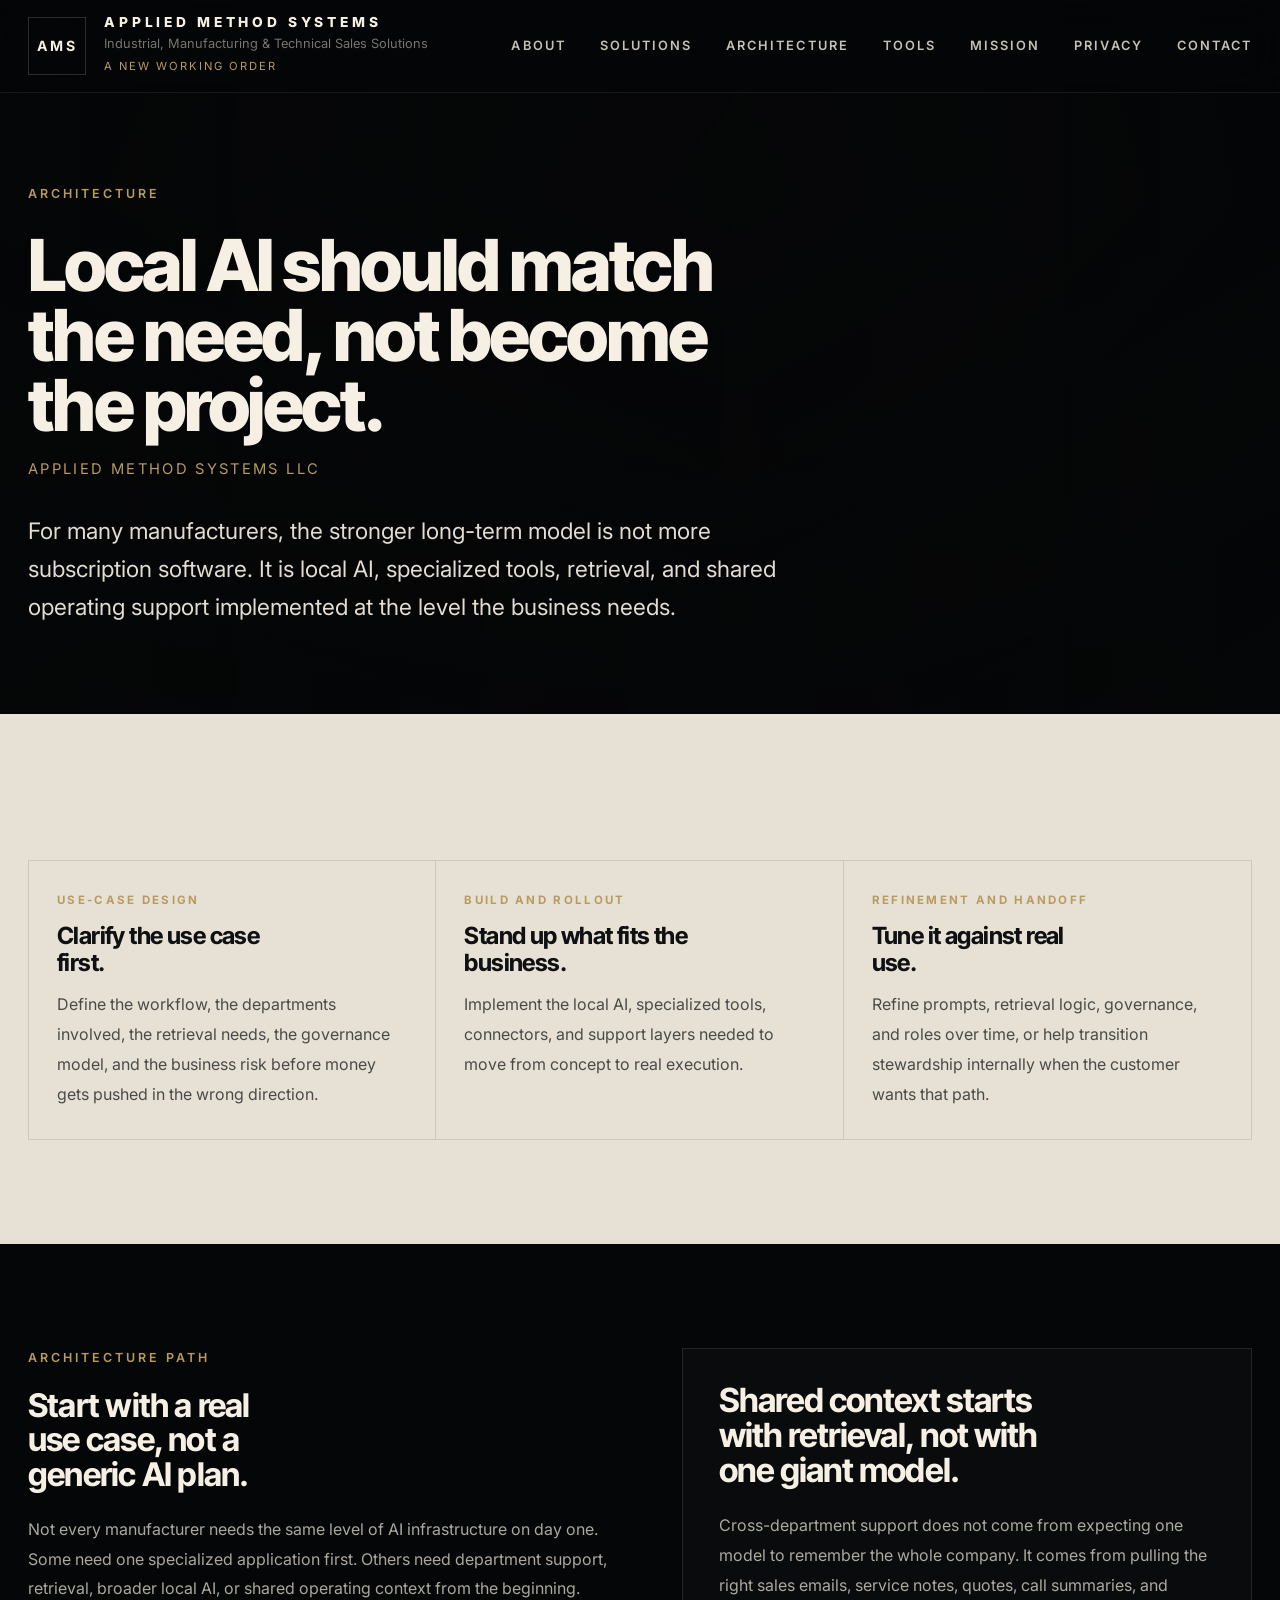
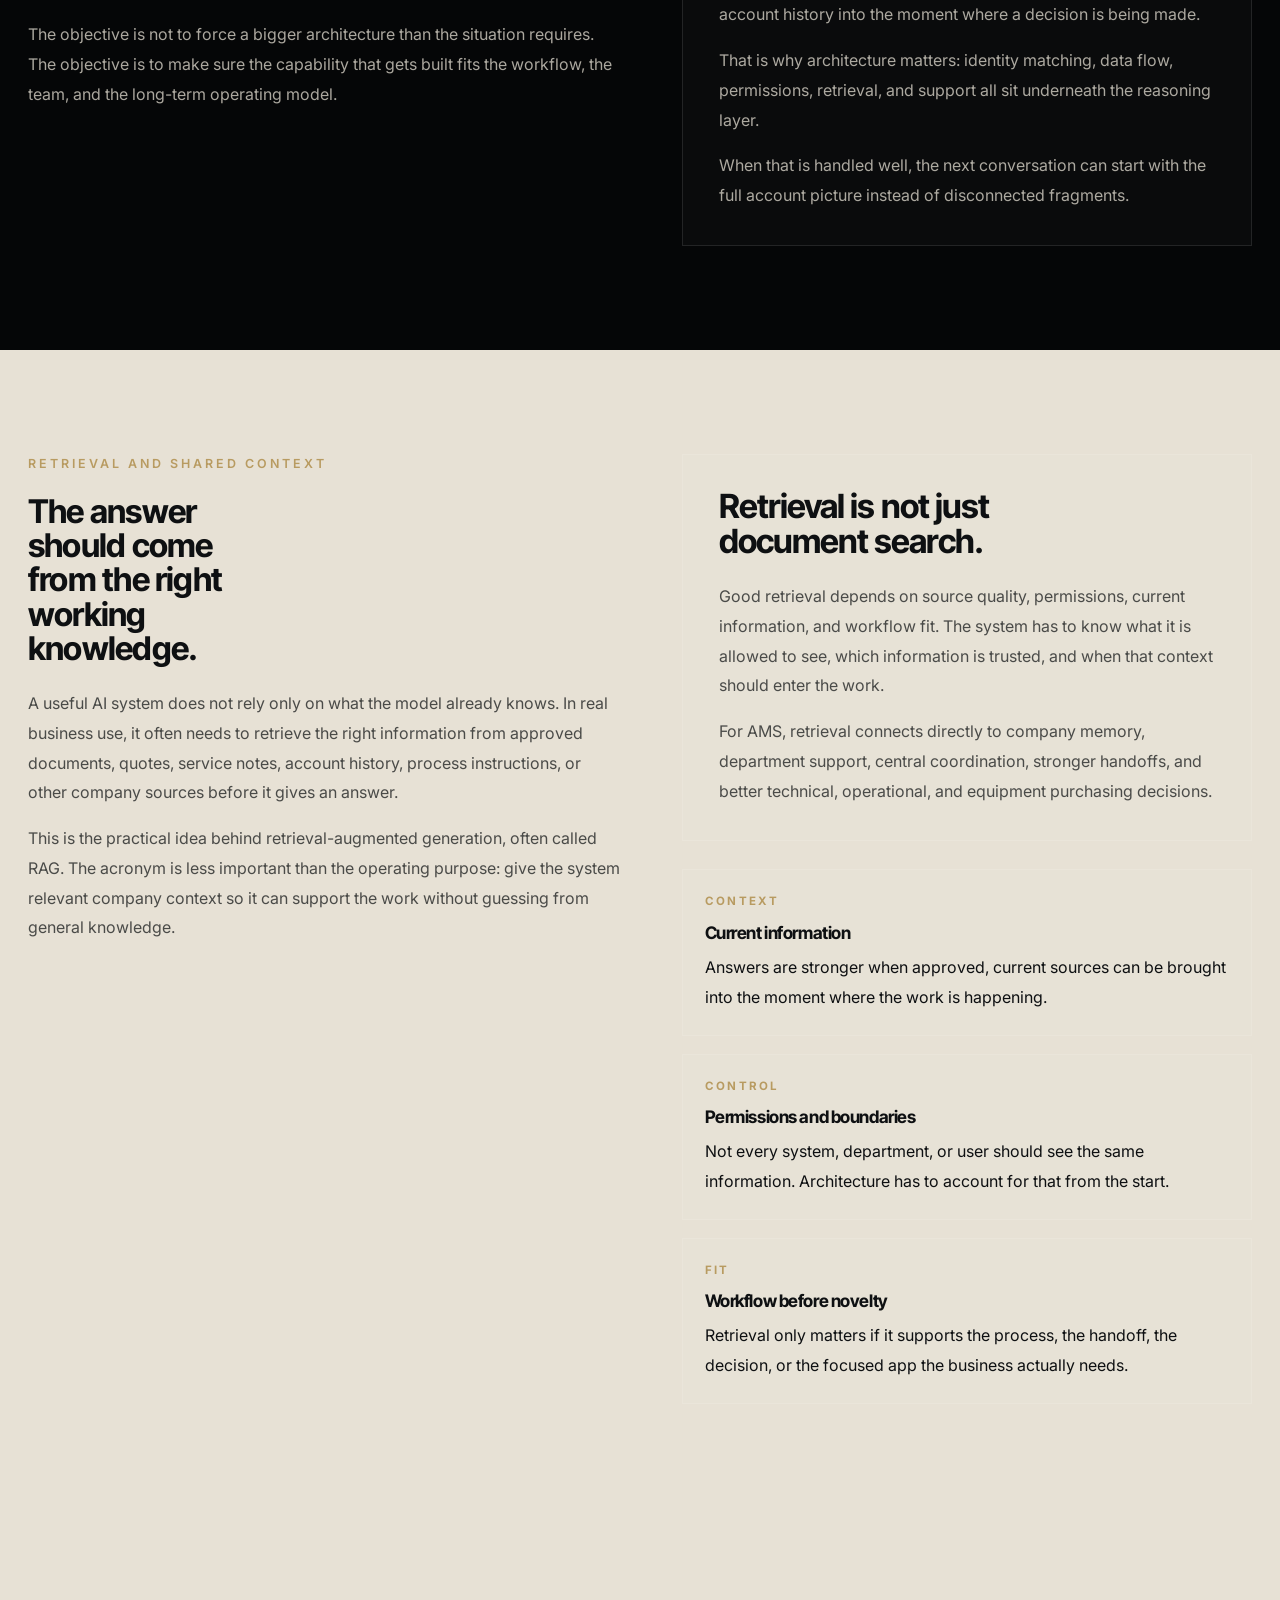
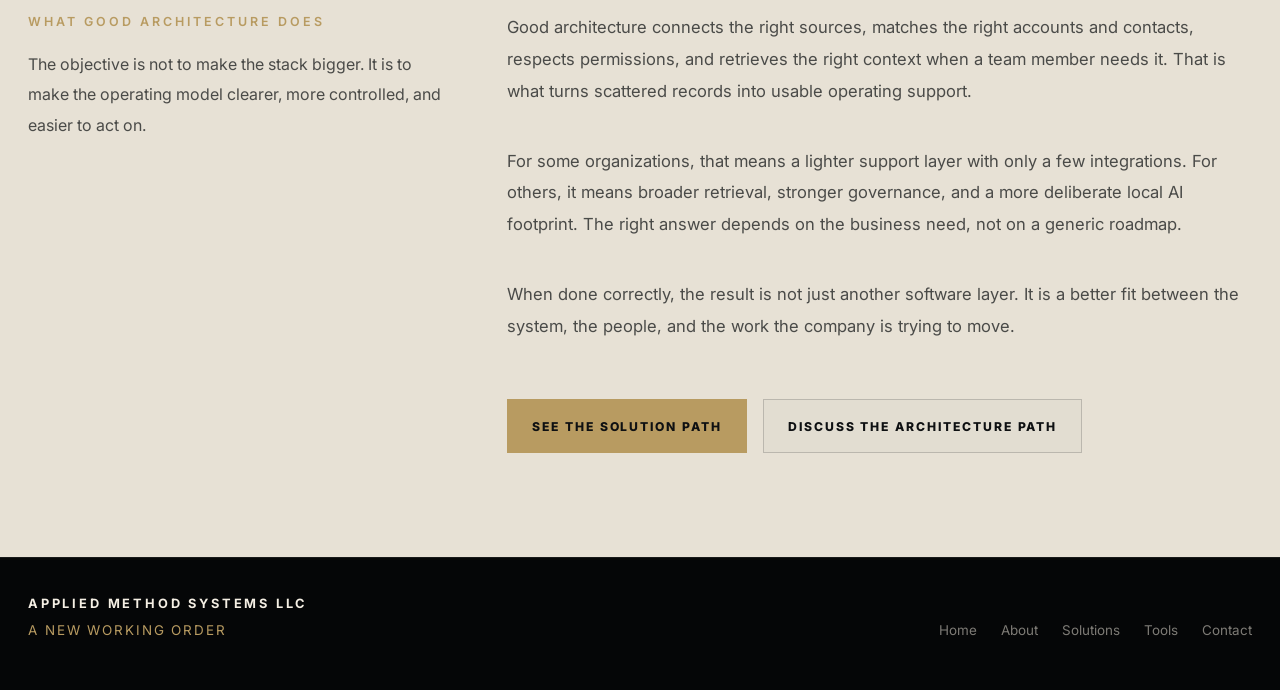
<file: architecture.html>
<!DOCTYPE html>
<html lang="en">
<head>
  <meta charset="UTF-8" />
  <meta name="viewport" content="width=device-width, initial-scale=1.0" />
  <title>Architecture | Applied Method Systems LLC</title>
  <meta name="description" content="Local AI systems, specialized tools, retrieval, and shared operating support for manufacturers that want control, workflow fit, and long-term use." />
  <meta name="theme-color" content="#050607" />
  <link rel="preconnect" href="https://fonts.googleapis.com" />
  <link rel="preconnect" href="https://fonts.gstatic.com" crossorigin />
  <link href="https://fonts.googleapis.com/css2?family=Inter:wght@400;500;600;700;800&family=Inter+Tight:wght@500;600;700;800&display=swap" rel="stylesheet" />
  <link rel="stylesheet" href="assets/css/styles.css" />
  <link rel="stylesheet" href="assets/css/mobile-hero-layout.css" />
</head>
<body>
  <header class="site-header">
    <div class="container header-shell">
      <a class="brand" href="index.html" aria-label="Applied Method Systems home">
        <span class="brand-mark">AMS</span>
        <span class="brand-lockup">
          <strong>Applied Method Systems</strong>
          <span class="brand-descriptor">Industrial, Manufacturing &amp; Technical Sales Solutions</span>
          <span class="subbrand">A New Working Order</span>
        </span>
      </a>
      <button class="nav-toggle" type="button" aria-label="Toggle navigation" aria-expanded="false">
        <span></span><span></span><span></span>
      </button>
      <nav class="site-nav" aria-label="Primary">
        <a href="about.html">About</a>
        <a href="solutions.html">Solutions</a>
        <a href="architecture.html">Architecture</a>
        <a href="tools.html">Tools</a>
        <a href="mission.html">Mission</a>
        <a href="privacy.html">Privacy</a>
        <a href="contact.html">Contact</a>
      </nav>
    </div>
  </header>

  <main>
    <section class="page-hero">
      <div class="video-shell" aria-hidden="true">
        <video autoplay muted loop playsinline preload="auto" data-mobile-src="assets/videos/home-hero-mobile.mp4">
          <source src="assets/videos/privacy-background.mp4" type="video/mp4" />
        </video>
        <div class="video-overlay"></div>
      </div>
      <div class="container">
        <div class="page-label">Architecture</div>
        <h1>Local AI should match the need, not become the project.</h1>
        <div class="descriptor">Applied Method Systems LLC</div>
        <p class="lead">For many manufacturers, the stronger long-term model is not more subscription software. It is local AI, specialized tools, retrieval, and shared operating support implemented at the level the business needs.</p>
      </div>
    </section>

    <section class="page-main">
      <div class="container">
        <div class="statement-grid">
          <article class="stat">
            <strong>Use-case design</strong>
            <h3>Clarify the use case first.</h3>
            <p>Define the workflow, the departments involved, the retrieval needs, the governance model, and the business risk before money gets pushed in the wrong direction.</p>
          </article>
          <article class="stat">
            <strong>Build and rollout</strong>
            <h3>Stand up what fits the business.</h3>
            <p>Implement the local AI, specialized tools, connectors, and support layers needed to move from concept to real execution.</p>
          </article>
          <article class="stat">
            <strong>Refinement and handoff</strong>
            <h3>Tune it against real use.</h3>
            <p>Refine prompts, retrieval logic, governance, and roles over time, or help transition stewardship internally when the customer wants that path.</p>
          </article>
        </div>
      </div>
    </section>

    <section class="section-dark">
      <div class="container split-stage">
        <div class="section-copy">
          <div class="section-label">Architecture path</div>
          <h2 class="section-title">Start with a real use case, not a generic AI plan.</h2>
          <p>Not every manufacturer needs the same level of AI infrastructure on day one. Some need one specialized application first. Others need department support, retrieval, broader local AI, or shared operating context from the beginning.</p>
          <p>The objective is not to force a bigger architecture than the situation requires. The objective is to make sure the capability that gets built fits the workflow, the team, and the long-term operating model.</p>
        </div>
        <div class="quote-block">
          <h2>Shared context starts with retrieval, not with one giant model.</h2>
          <p>Cross-department support does not come from expecting one model to remember the whole company. It comes from pulling the right sales emails, service notes, quotes, call summaries, and account history into the moment where a decision is being made.</p>
          <p>That is why architecture matters: identity matching, data flow, permissions, retrieval, and support all sit underneath the reasoning layer.</p>
          <p>When that is handled well, the next conversation can start with the full account picture instead of disconnected fragments.</p>
        </div>
      </div>
    </section>

    <section class="section-stone">
      <div class="container split-stage">
        <div class="section-copy">
          <div class="section-label">Retrieval and shared context</div>
          <h2 class="section-title">The answer should come from the right working knowledge.</h2>
          <p>A useful AI system does not rely only on what the model already knows. In real business use, it often needs to retrieve the right information from approved documents, quotes, service notes, account history, process instructions, or other company sources before it gives an answer.</p>
          <p>This is the practical idea behind retrieval-augmented generation, often called RAG. The acronym is less important than the operating purpose: give the system relevant company context so it can support the work without guessing from general knowledge.</p>
        </div>
        <div>
          <div class="quote-block">
            <h2>Retrieval is not just document search.</h2>
            <p>Good retrieval depends on source quality, permissions, current information, and workflow fit. The system has to know what it is allowed to see, which information is trusted, and when that context should enter the work.</p>
            <p>For AMS, retrieval connects directly to company memory, department support, central coordination, stronger handoffs, and better technical, operational, and equipment purchasing decisions.</p>
          </div>
          <div class="cards-3">
            <article class="mini-card">
              <strong>Context</strong>
              <h3>Current information</h3>
              <p>Answers are stronger when approved, current sources can be brought into the moment where the work is happening.</p>
            </article>
            <article class="mini-card">
              <strong>Control</strong>
              <h3>Permissions and boundaries</h3>
              <p>Not every system, department, or user should see the same information. Architecture has to account for that from the start.</p>
            </article>
            <article class="mini-card">
              <strong>Fit</strong>
              <h3>Workflow before novelty</h3>
              <p>Retrieval only matters if it supports the process, the handoff, the decision, or the focused app the business actually needs.</p>
            </article>
          </div>
        </div>
      </div>
    </section>

    <section class="section-light">
      <div class="container essay-shell">
        <div class="essay-aside">
          <div class="section-label">What good architecture does</div>
          <p>The objective is not to make the stack bigger. It is to make the operating model clearer, more controlled, and easier to act on.</p>
        </div>
        <div class="essay-body">
          <p>Good architecture connects the right sources, matches the right accounts and contacts, respects permissions, and retrieves the right context when a team member needs it. That is what turns scattered records into usable operating support.</p>
          <p>For some organizations, that means a lighter support layer with only a few integrations. For others, it means broader retrieval, stronger governance, and a more deliberate local AI footprint. The right answer depends on the business need, not on a generic roadmap.</p>
          <p>When done correctly, the result is not just another software layer. It is a better fit between the system, the people, and the work the company is trying to move.</p>
          <div class="page-cta">
            <a class="button" href="solutions.html">See the Solution Path</a>
            <a class="button-secondary" href="contact.html">Discuss the Architecture Path</a>
          </div>
        </div>
      </div>
    </section>
  </main>

  <footer class="site-footer">
    <div class="container footer-shell">
      <div>
        <strong>Applied Method Systems LLC</strong>
        <p>A New Working Order</p>
      </div>
      <div class="footer-links">
        <a href="index.html">Home</a>
        <a href="about.html">About</a>
        <a href="solutions.html">Solutions</a>
        <a href="tools.html">Tools</a>
        <a href="contact.html">Contact</a>
      </div>
    </div>
  </footer>

  <script src="assets/js/site.js"></script>
</body>
</html>
</file>
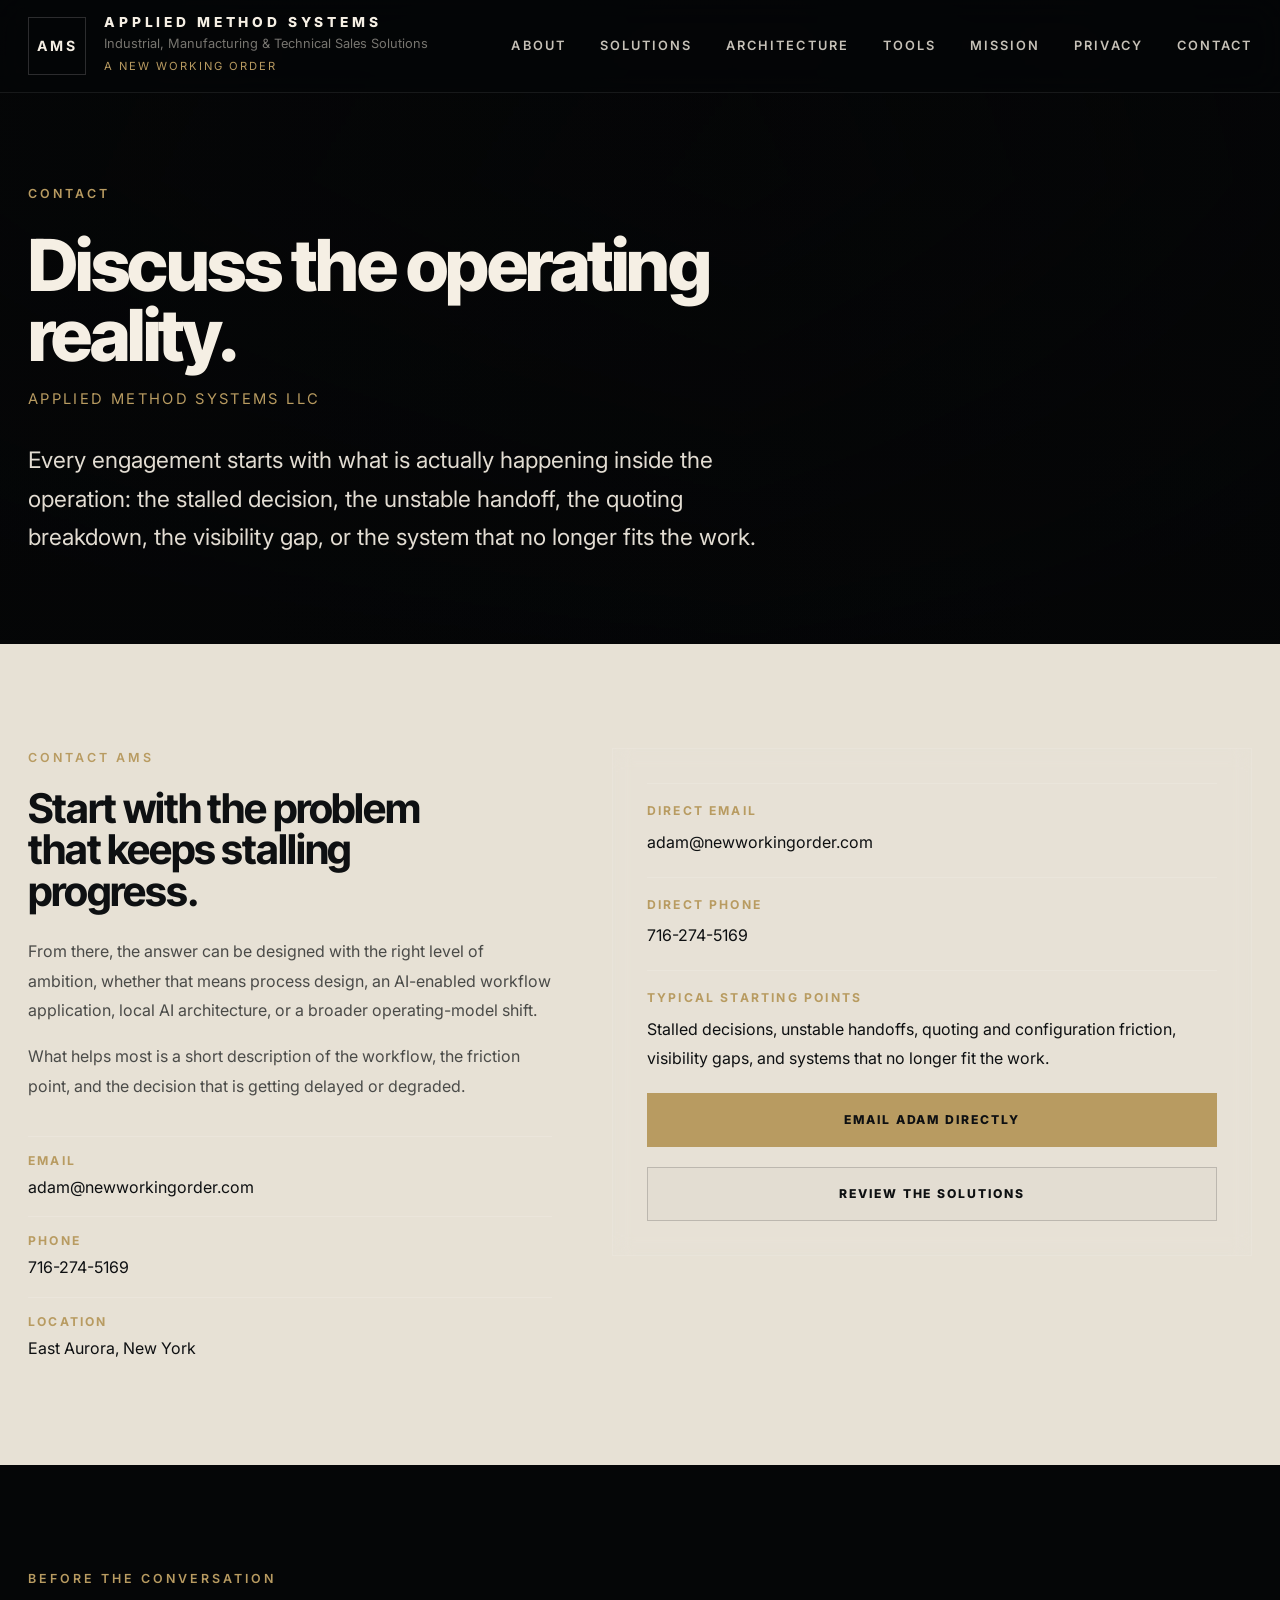
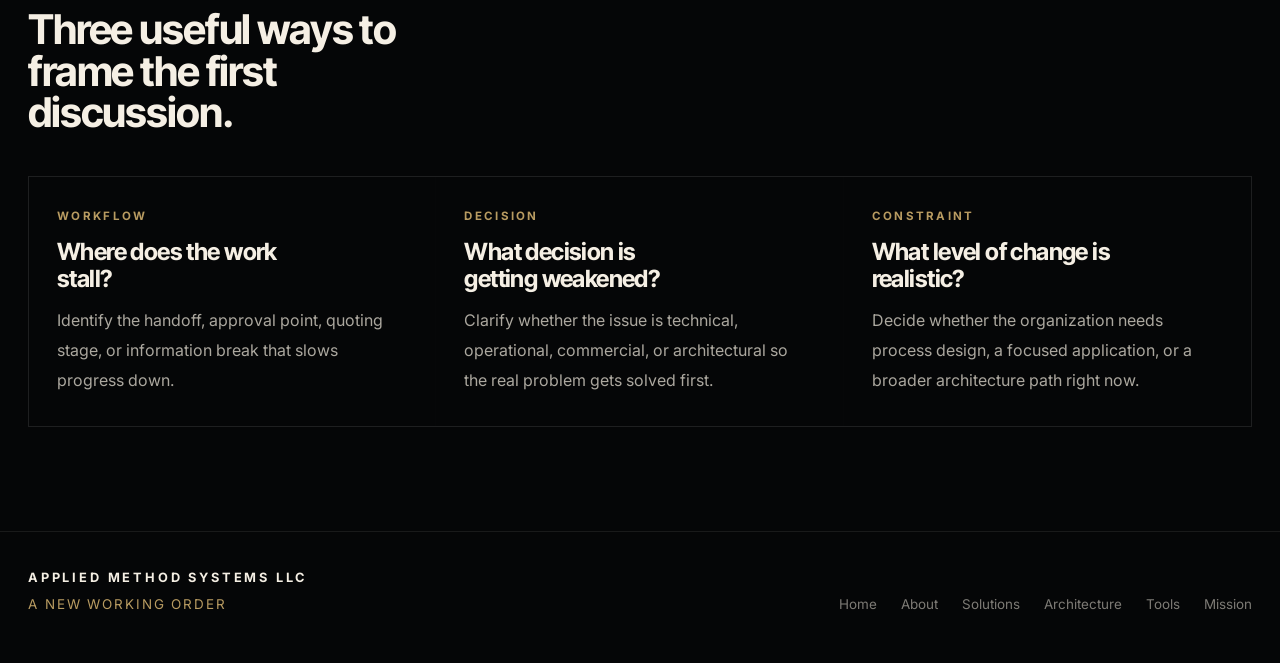
<file: contact.html>
<!DOCTYPE html><html lang="en"><head><meta charset="UTF-8" /><meta name="viewport" content="width=device-width, initial-scale=1.0" /><title>Contact | Applied Method Systems LLC</title><meta name="description" content="Contact Applied Method Systems LLC to discuss workflow friction, local AI architecture, process design, and operational decision support." /><meta name="theme-color" content="#050607" /><link rel="preconnect" href="https://fonts.googleapis.com" /><link rel="preconnect" href="https://fonts.gstatic.com" crossorigin /><link href="https://fonts.googleapis.com/css2?family=Inter:wght@400;500;600;700;800&family=Inter+Tight:wght@500;600;700;800&display=swap" rel="stylesheet" /><link rel="stylesheet" href="assets/css/styles.css" /><link rel="stylesheet" href="assets/css/mobile-hero-layout.css" /><style>.section-dark .stat p{color:var(--muted)}</style></head><body><header class="site-header"><div class="container header-shell"><a class="brand" href="index.html" aria-label="Applied Method Systems home"><span class="brand-mark">AMS</span><span class="brand-lockup"><strong>Applied Method Systems</strong><span class="brand-descriptor">Industrial, Manufacturing &amp; Technical Sales Solutions</span><span class="subbrand">A New Working Order</span></span></a><button class="nav-toggle" type="button" aria-label="Toggle navigation" aria-expanded="false"><span></span><span></span><span></span></button><nav class="site-nav" aria-label="Primary"><a href="about.html">About</a><a href="solutions.html">Solutions</a><a href="architecture.html">Architecture</a><a href="tools.html">Tools</a><a href="mission.html">Mission</a><a href="privacy.html">Privacy</a><a href="contact.html">Contact</a></nav></div></header><main><section class="page-hero"><div class="video-shell" aria-hidden="true"><video autoplay muted loop playsinline preload="auto" data-mobile-src="assets/videos/home-hero-mobile.mp4"><source src="assets/videos/tools-background.mp4" type="video/mp4" /></video><div class="video-overlay"></div></div><div class="container"><div class="page-label">Contact</div><h1>Discuss the operating reality.</h1><div class="descriptor">Applied Method Systems LLC</div><p class="lead">Every engagement starts with what is actually happening inside the operation: the stalled decision, the unstable handoff, the quoting breakdown, the visibility gap, or the system that no longer fits the work.</p></div></section><section class="page-main"><div class="container contact-grid"><div class="contact-copy"><div class="section-label">Contact AMS</div><h2>Start with the problem that keeps stalling progress.</h2><p>From there, the answer can be designed with the right level of ambition, whether that means process design, an AI-enabled workflow application, local AI architecture, or a broader operating-model shift.</p><p>What helps most is a short description of the workflow, the friction point, and the decision that is getting delayed or degraded.</p><div class="contact-list"><a href="mailto:adam@newworkingorder.com"><strong>Email</strong>adam@newworkingorder.com</a><a href="tel:+17162745169"><strong>Phone</strong>716-274-5169</a><span><strong>Location</strong>East Aurora, New York</span></div></div><div class="contact-card"><div class="contact-direct"><div class="meta"><strong>Direct email</strong>adam@newworkingorder.com</div><div class="meta"><strong>Direct phone</strong>716-274-5169</div><div class="meta"><strong>Typical starting points</strong>Stalled decisions, unstable handoffs, quoting and configuration friction, visibility gaps, and systems that no longer fit the work.</div><a href="mailto:adam@newworkingorder.com" class="button">Email Adam Directly</a><a href="solutions.html" class="button-secondary">Review the Solutions</a></div></div></div></section><section class="section-dark"><div class="container"><div class="section-copy"><div class="section-label">Before the conversation</div><h2 class="section-title">Three useful ways to frame the first discussion.</h2></div><div class="statement-grid"><article class="stat"><strong>Workflow</strong><h3>Where does the work stall?</h3><p>Identify the handoff, approval point, quoting stage, or information break that slows progress down.</p></article><article class="stat"><strong>Decision</strong><h3>What decision is getting weakened?</h3><p>Clarify whether the issue is technical, operational, commercial, or architectural so the real problem gets solved first.</p></article><article class="stat"><strong>Constraint</strong><h3>What level of change is realistic?</h3><p>Decide whether the organization needs process design, a focused application, or a broader architecture path right now.</p></article></div></div></section></main><footer class="site-footer"><div class="container footer-shell"><div><strong>Applied Method Systems LLC</strong><p>A New Working Order</p></div><div class="footer-links"><a href="index.html">Home</a><a href="about.html">About</a><a href="solutions.html">Solutions</a><a href="architecture.html">Architecture</a><a href="tools.html">Tools</a><a href="mission.html">Mission</a></div></div></footer><script src="assets/js/site.js"></script></body></html>
</file>
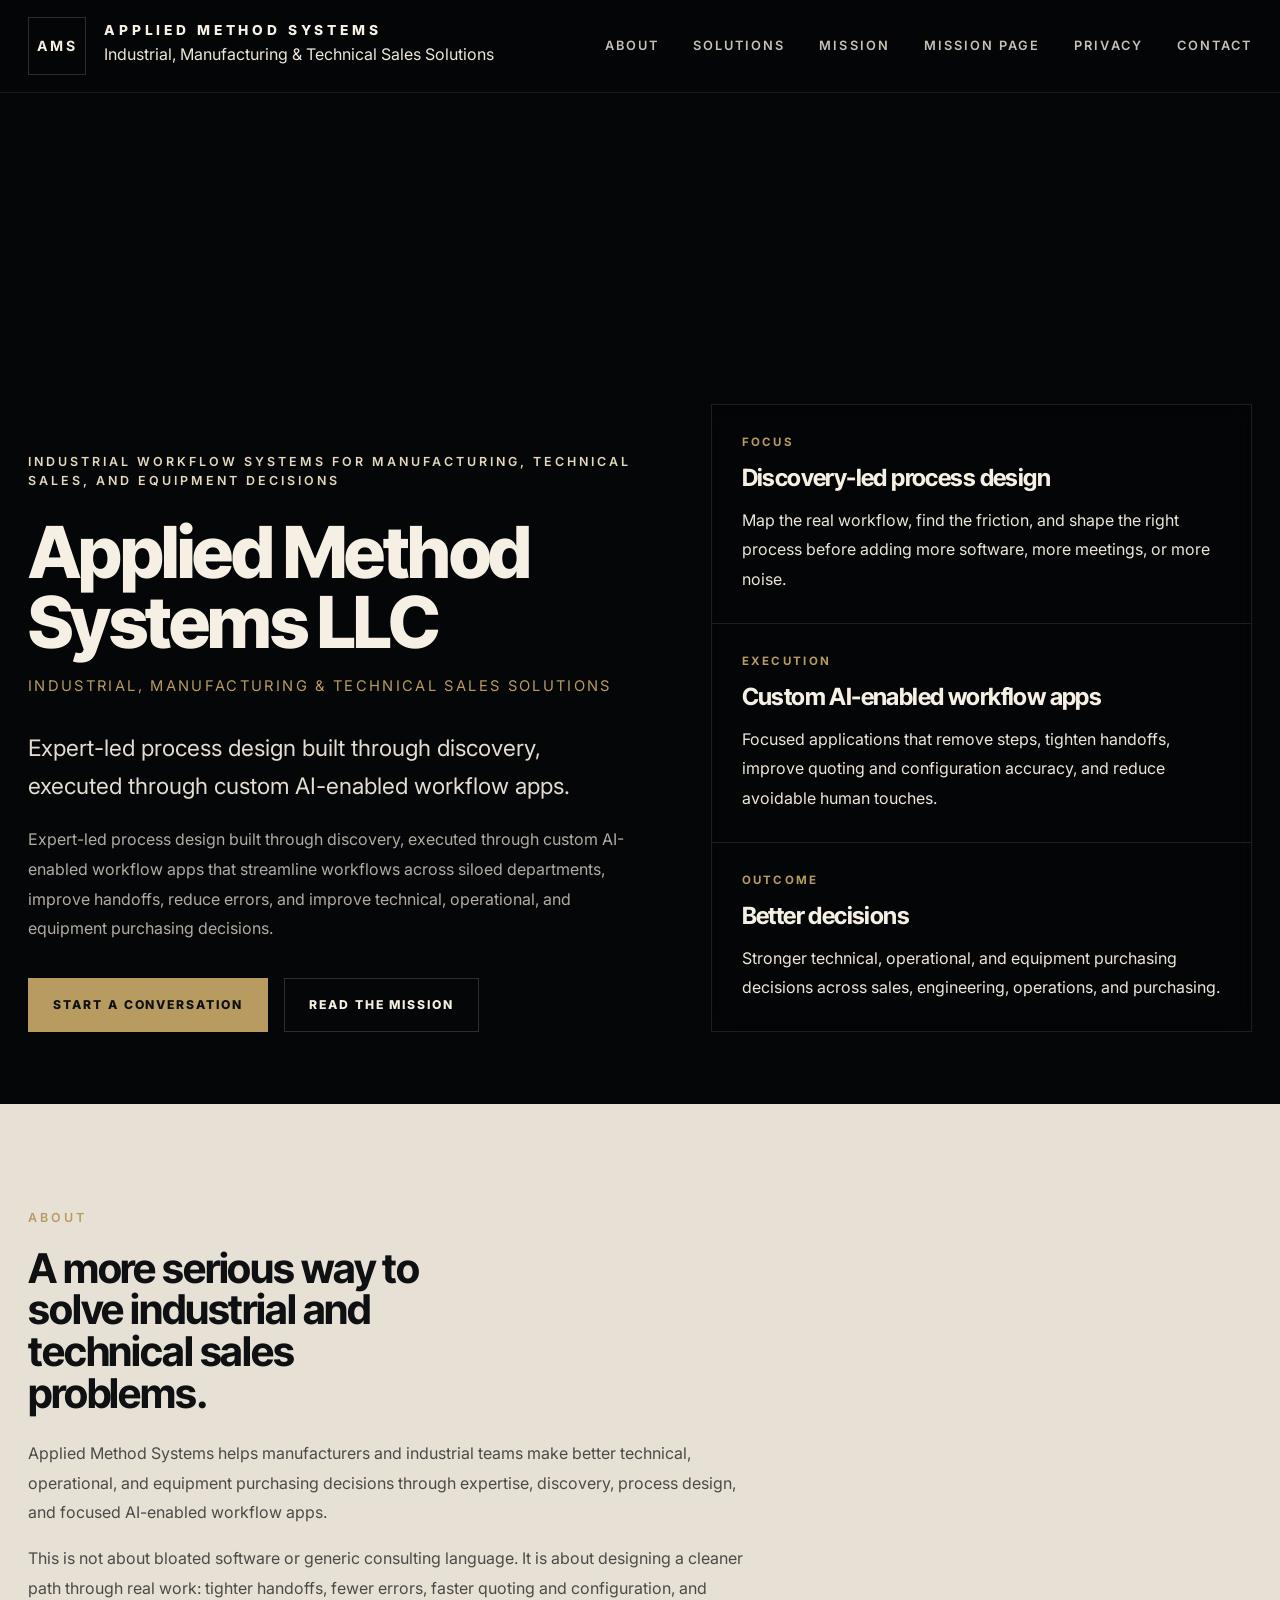
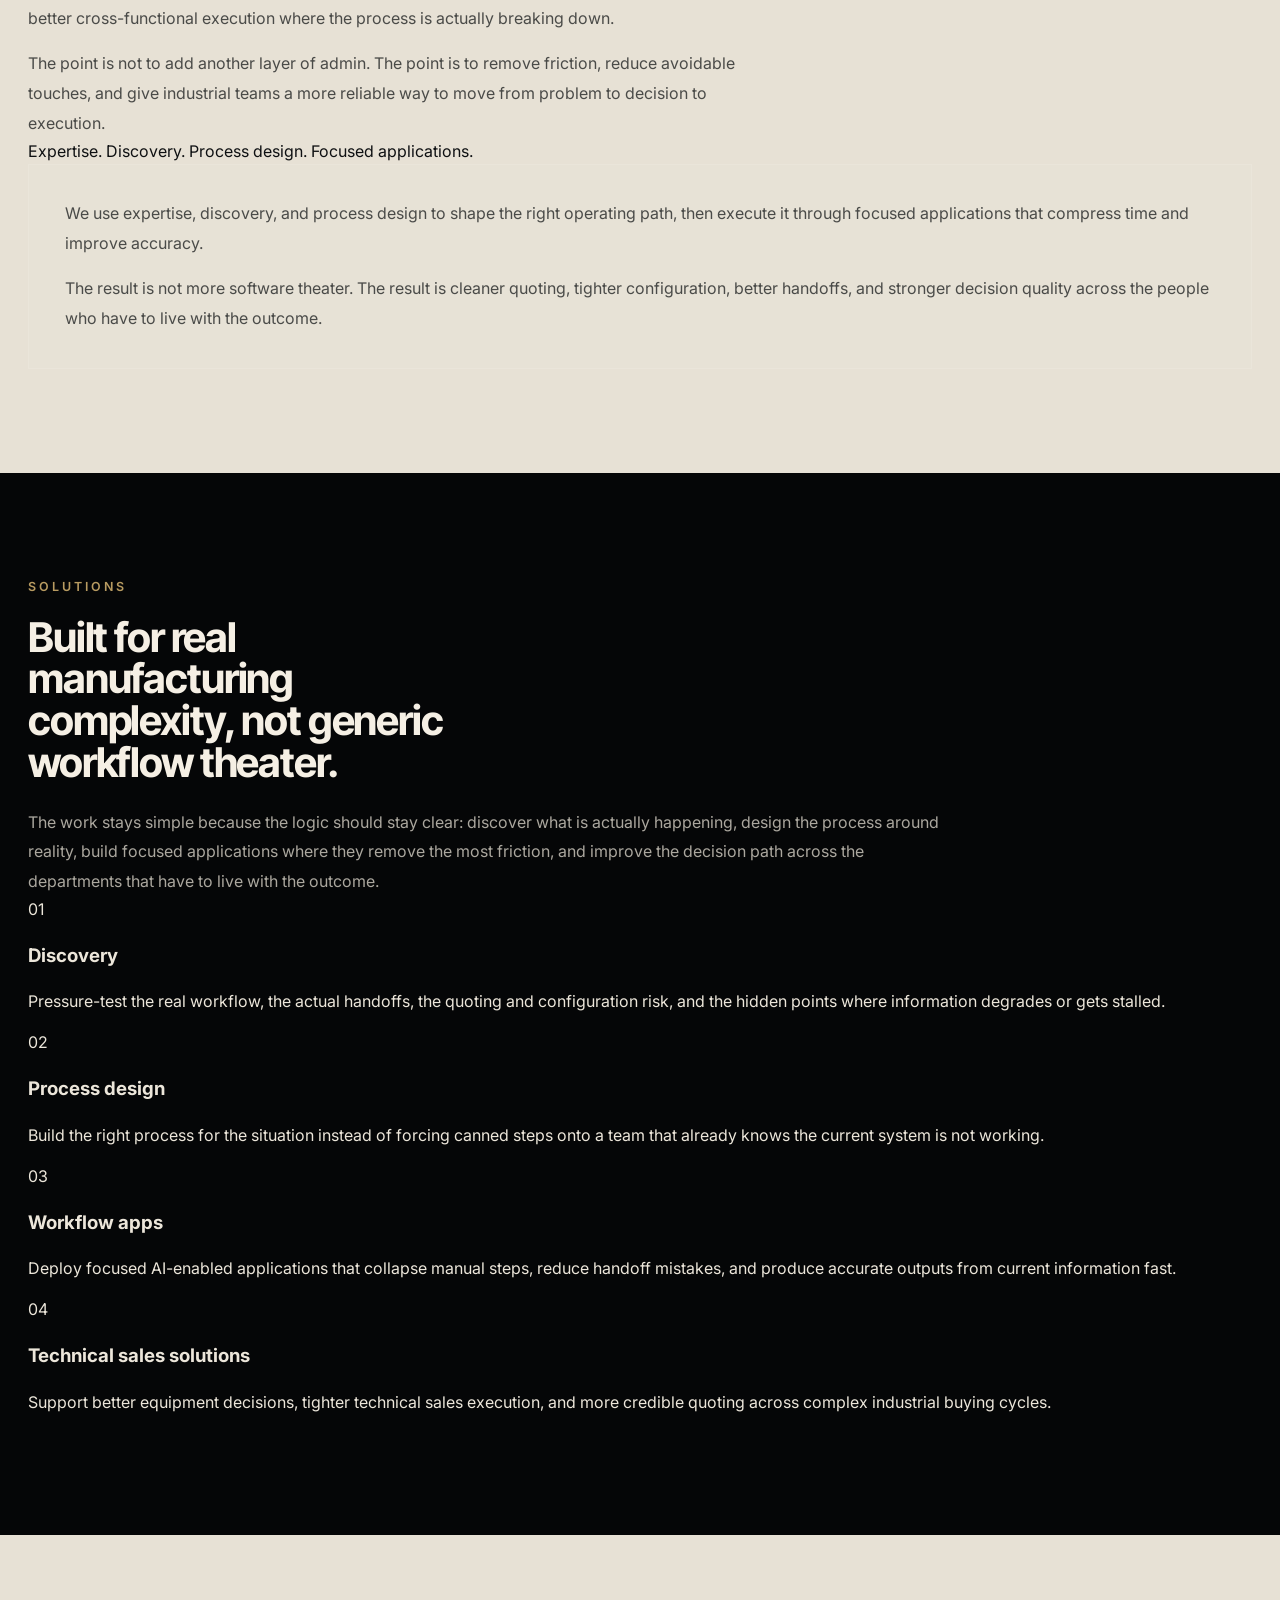
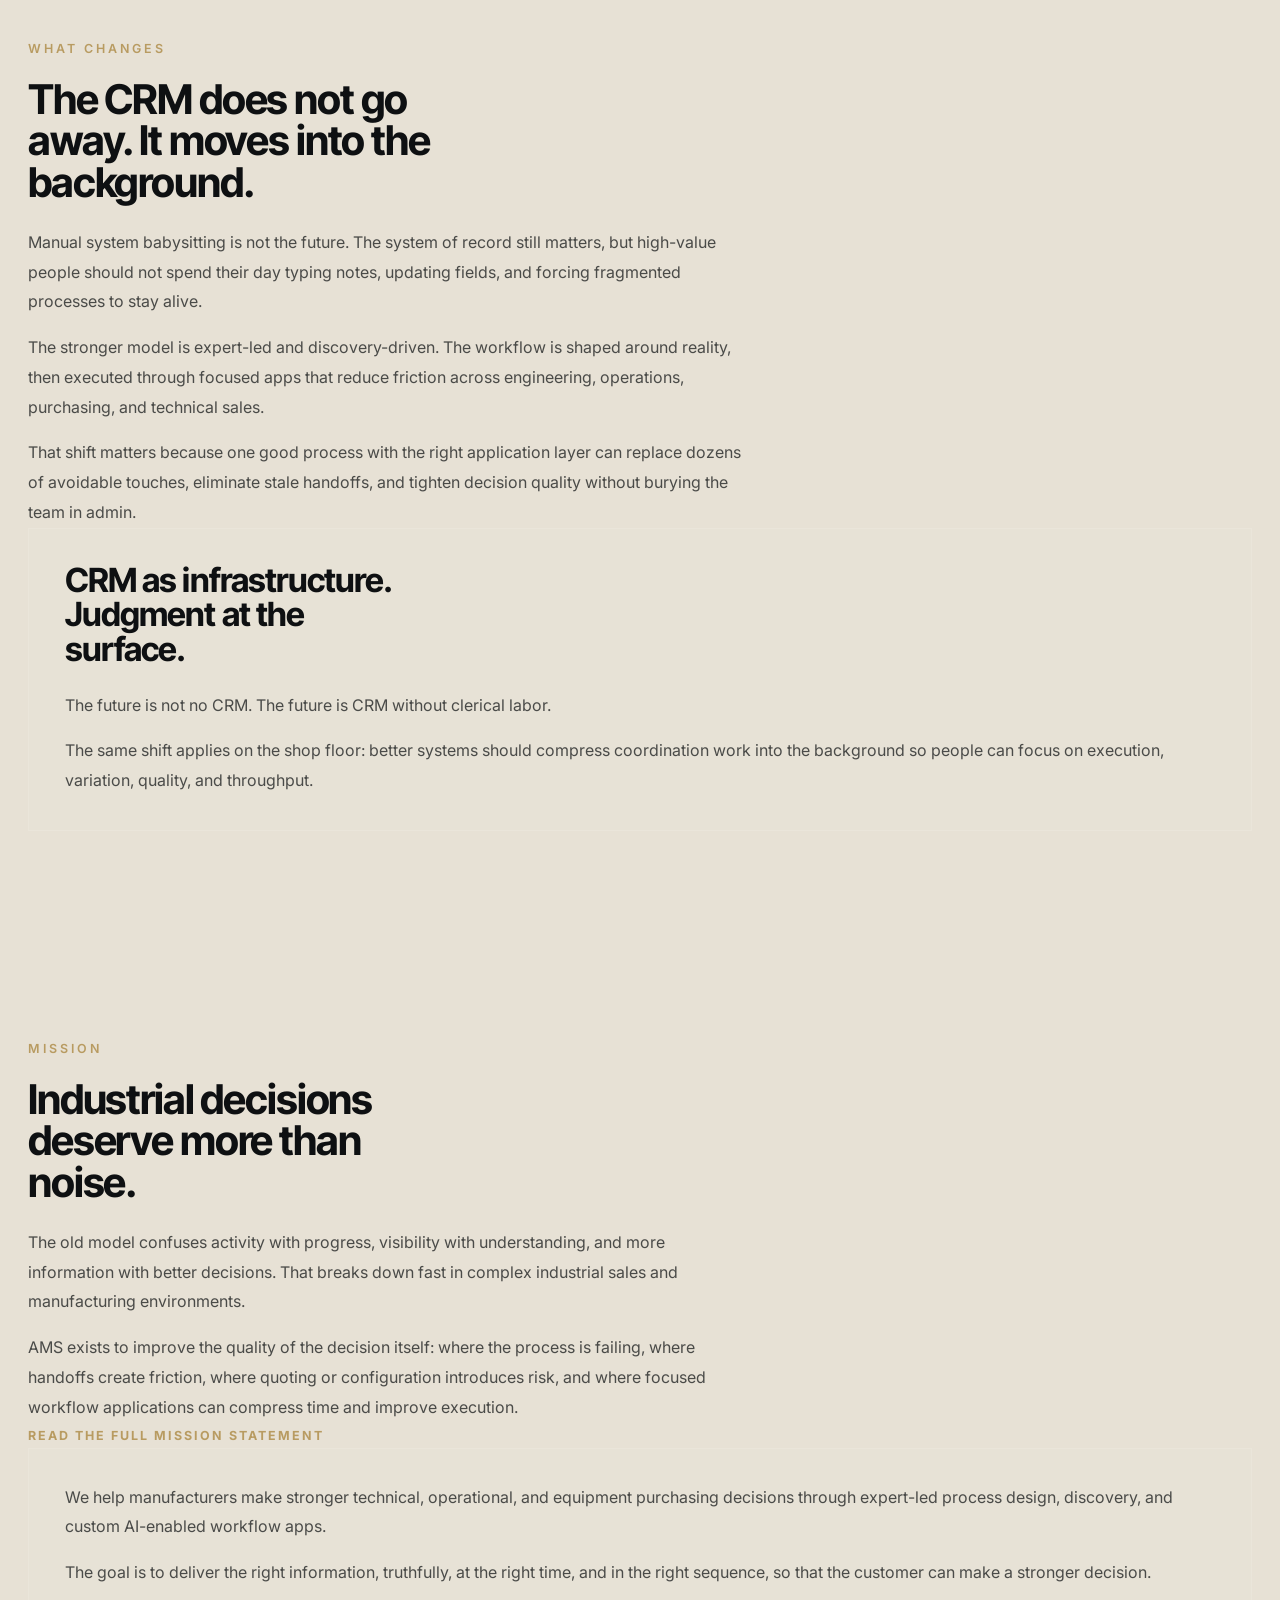
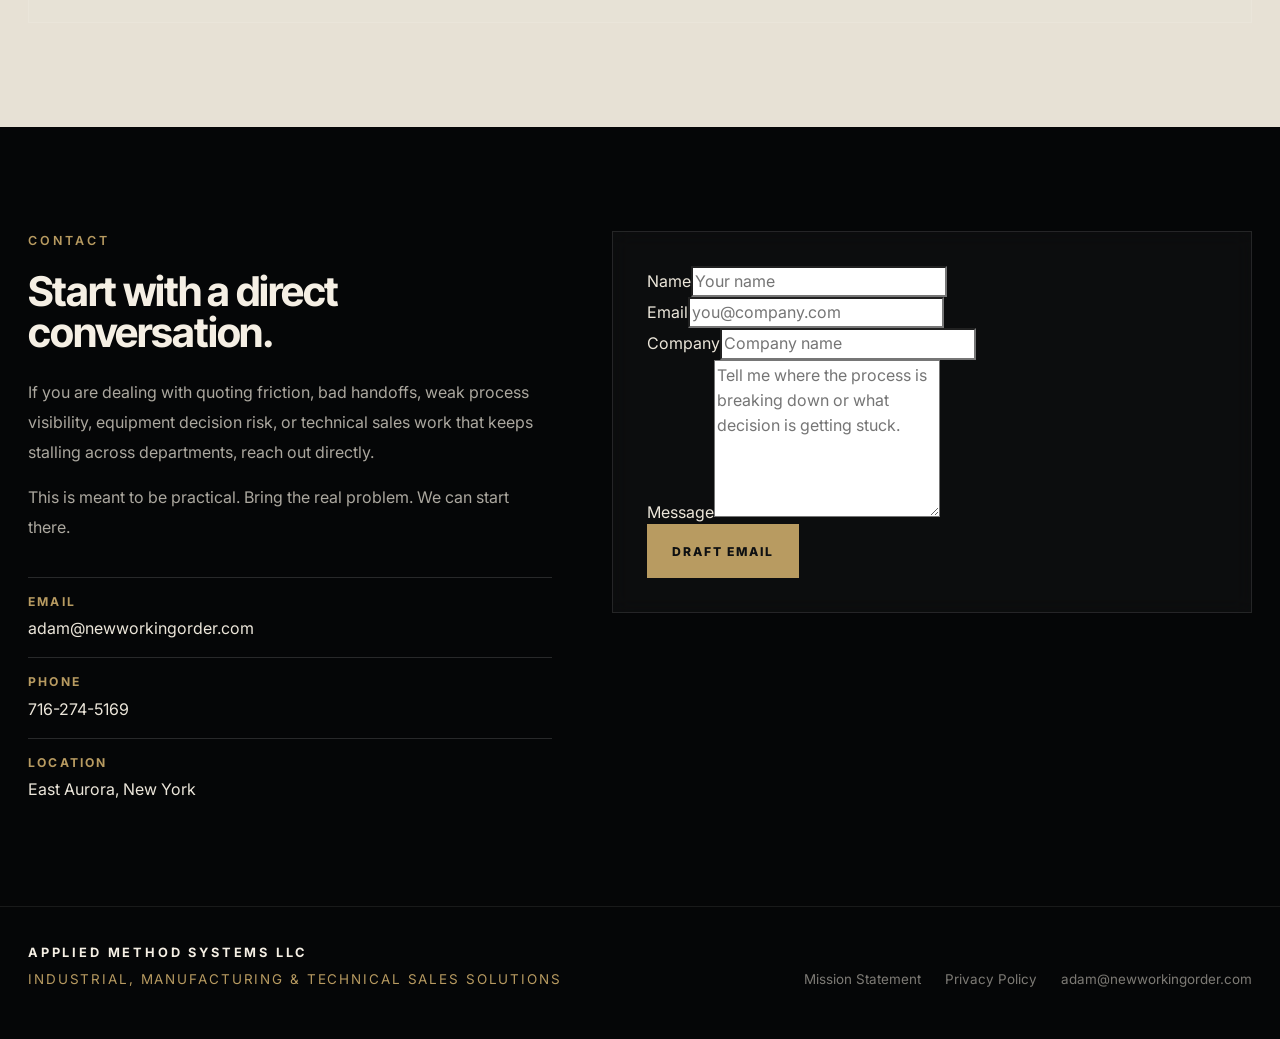
<file: home.html>
<!DOCTYPE html><html lang="en"><head><meta charset="UTF-8" /><meta name="viewport" content="width=device-width, initial-scale=1.0" /><title>Applied Method Systems LLC | Industrial, Manufacturing &amp; Technical Sales Solutions</title><meta name="description" content="Applied Method Systems helps manufacturers make better technical, operational, and equipment purchasing decisions through expert-led process design built through discovery and executed through custom AI-enabled workflow apps." /><meta name="theme-color" content="#090a0b" /><link rel="preconnect" href="https://fonts.googleapis.com" /><link rel="preconnect" href="https://fonts.gstatic.com" crossorigin /><link href="https://fonts.googleapis.com/css2?family=Inter:wght@400;500;600;700;800&family=Inter+Tight:wght@500;600;700;800&display=swap" rel="stylesheet" /><link rel="stylesheet" href="assets/css/styles.css" /></head><body><header class="site-header"><div class="container header-shell"><a class="brand" href="home.html" aria-label="Applied Method Systems home"><span class="brand-mark">AMS</span><span class="brand-lockup"><strong>Applied Method Systems</strong><span>Industrial, Manufacturing &amp; Technical Sales Solutions</span></span></a><button class="nav-toggle" type="button" aria-label="Toggle navigation" aria-expanded="false"><span></span><span></span><span></span></button><nav class="site-nav" aria-label="Primary"><a href="#about">About</a><a href="#solutions">Solutions</a><a href="#mission-preview">Mission</a><a href="mission.html">Mission Page</a><a href="privacy.html">Privacy</a><a href="#contact">Contact</a></nav></div></header><main><section class="hero"><div class="hero-video" aria-hidden="true"><video autoplay muted loop playsinline preload="metadata"><source id="hero-video-source" src="" type="video/mp4" /></video></div><div class="hero-overlay" aria-hidden="true"></div><div class="hero-mask" aria-hidden="true"></div><div class="container hero-shell"><div class="hero-grid"><div class="hero-copy"><div class="kicker">Industrial workflow systems for manufacturing, technical sales, and equipment decisions</div><h1>Applied Method Systems LLC</h1><div class="descriptor">Industrial, Manufacturing &amp; Technical Sales Solutions</div><p class="lead">Expert-led process design built through discovery, executed through custom AI-enabled workflow apps.</p><p class="long-lead">Expert-led process design built through discovery, executed through custom AI-enabled workflow apps that streamline workflows across siloed departments, improve handoffs, reduce errors, and improve technical, operational, and equipment purchasing decisions.</p><div class="hero-actions"><a class="button" href="#contact">Start a Conversation</a><a class="button-secondary" href="mission.html">Read the Mission</a></div></div><aside class="hero-facts" aria-label="Positioning highlights"><div class="hero-fact"><strong>Focus</strong><h2>Discovery-led process design</h2><p>Map the real workflow, find the friction, and shape the right process before adding more software, more meetings, or more noise.</p></div><div class="hero-fact"><strong>Execution</strong><h3>Custom AI-enabled workflow apps</h3><p>Focused applications that remove steps, tighten handoffs, improve quoting and configuration accuracy, and reduce avoidable human touches.</p></div><div class="hero-fact"><strong>Outcome</strong><h3>Better decisions</h3><p>Stronger technical, operational, and equipment purchasing decisions across sales, engineering, operations, and purchasing.</p></div></aside></div></div></section><section id="about" class="section-stone"><div class="container grid-two"><div class="section-copy"><div class="section-label">About</div><h2 class="section-title">A more serious way to solve industrial and technical sales problems.</h2><p>Applied Method Systems helps manufacturers and industrial teams make better technical, operational, and equipment purchasing decisions through expertise, discovery, process design, and focused AI-enabled workflow apps.</p><p>This is not about bloated software or generic consulting language. It is about designing a cleaner path through real work: tighter handoffs, fewer errors, faster quoting and configuration, and better cross-functional execution where the process is actually breaking down.</p><p>The point is not to add another layer of admin. The point is to remove friction, reduce avoidable touches, and give industrial teams a more reliable way to move from problem to decision to execution.</p><div class="split-note">Expertise. Discovery. Process design. Focused applications.</div></div><div class="quote-block"><p>We use expertise, discovery, and process design to shape the right operating path, then execute it through focused applications that compress time and improve accuracy.</p><p>The result is not more software theater. The result is cleaner quoting, tighter configuration, better handoffs, and stronger decision quality across the people who have to live with the outcome.</p></div></div></section><section id="solutions" class="section-dark"><div class="container"><div class="section-copy" style="max-width: 920px;"><div class="section-label">Solutions</div><h2 class="section-title">Built for real manufacturing complexity, not generic workflow theater.</h2><p>The work stays simple because the logic should stay clear: discover what is actually happening, design the process around reality, build focused applications where they remove the most friction, and improve the decision path across the departments that have to live with the outcome.</p></div><div class="rule-list" role="list"><article class="rule-item" role="listitem"><div class="index">01</div><h3>Discovery</h3><p>Pressure-test the real workflow, the actual handoffs, the quoting and configuration risk, and the hidden points where information degrades or gets stalled.</p></article><article class="rule-item" role="listitem"><div class="index">02</div><h3>Process design</h3><p>Build the right process for the situation instead of forcing canned steps onto a team that already knows the current system is not working.</p></article><article class="rule-item" role="listitem"><div class="index">03</div><h3>Workflow apps</h3><p>Deploy focused AI-enabled applications that collapse manual steps, reduce handoff mistakes, and produce accurate outputs from current information fast.</p></article><article class="rule-item" role="listitem"><div class="index">04</div><h3>Technical sales solutions</h3><p>Support better equipment decisions, tighter technical sales execution, and more credible quoting across complex industrial buying cycles.</p></article></div></div></section><section class="section-light"><div class="container mission-preview"><div class="section-copy"><div class="section-label">What changes</div><h2 class="section-title">The CRM does not go away. It moves into the background.</h2><p>Manual system babysitting is not the future. The system of record still matters, but high-value people should not spend their day typing notes, updating fields, and forcing fragmented processes to stay alive.</p><p>The stronger model is expert-led and discovery-driven. The workflow is shaped around reality, then executed through focused apps that reduce friction across engineering, operations, purchasing, and technical sales.</p><p>That shift matters because one good process with the right application layer can replace dozens of avoidable touches, eliminate stale handoffs, and tighten decision quality without burying the team in admin.</p></div><div class="quote-block"><h2>CRM as infrastructure. Judgment at the surface.</h2><p>The future is not no CRM. The future is CRM without clerical labor.</p><p>The same shift applies on the shop floor: better systems should compress coordination work into the background so people can focus on execution, variation, quality, and throughput.</p></div></div></section><section id="mission-preview" class="section-stone"><div class="container mission-preview"><div class="section-copy"><div class="section-label">Mission</div><h2 class="section-title">Industrial decisions deserve more than noise.</h2><p>The old model confuses activity with progress, visibility with understanding, and more information with better decisions. That breaks down fast in complex industrial sales and manufacturing environments.</p><p>AMS exists to improve the quality of the decision itself: where the process is failing, where handoffs create friction, where quoting or configuration introduces risk, and where focused workflow applications can compress time and improve execution.</p><a class="text-link" href="mission.html">Read the full mission statement</a></div><div class="quote-block"><p>We help manufacturers make stronger technical, operational, and equipment purchasing decisions through expert-led process design, discovery, and custom AI-enabled workflow apps.</p><p>The goal is to deliver the right information, truthfully, at the right time, and in the right sequence, so that the customer can make a stronger decision.</p></div></div></section><section id="contact" class="section-dark"><div class="container contact-grid"><div class="contact-copy"><div class="section-label">Contact</div><h2>Start with a direct conversation.</h2><p>If you are dealing with quoting friction, bad handoffs, weak process visibility, equipment decision risk, or technical sales work that keeps stalling across departments, reach out directly.</p><p>This is meant to be practical. Bring the real problem. We can start there.</p><div class="contact-list"><a href="mailto:adam@newworkingorder.com"><strong>Email</strong>adam@newworkingorder.com</a><a href="tel:+17162745169"><strong>Phone</strong>716-274-5169</a><span><strong>Location</strong>East Aurora, New York</span></div></div><div class="contact-card"><form id="contact-form" class="contact-form"><div class="contact-field"><label for="name">Name</label><input id="name" name="name" type="text" placeholder="Your name" required /></div><div class="contact-field"><label for="email">Email</label><input id="email" name="email" type="email" placeholder="you@company.com" required /></div><div class="contact-field"><label for="company">Company</label><input id="company" name="company" type="text" placeholder="Company name" /></div><div class="contact-field"><label for="message">Message</label><textarea id="message" name="message" rows="6" placeholder="Tell me where the process is breaking down or what decision is getting stuck." required></textarea></div><div class="contact-submit"><button class="button" type="submit">Draft Email</button></div></form></div></div></section></main><footer class="site-footer"><div class="container footer-shell"><div><strong>Applied Method Systems LLC</strong><p>Industrial, Manufacturing &amp; Technical Sales Solutions</p></div><div class="footer-links"><a href="mission.html">Mission Statement</a><a href="privacy.html">Privacy Policy</a><a href="mailto:adam@newworkingorder.com">adam@newworkingorder.com</a></div></div></footer><script src="assets/js/hero-video-data.js"></script><script src="assets/js/site.js"></script></body></html>
</file>
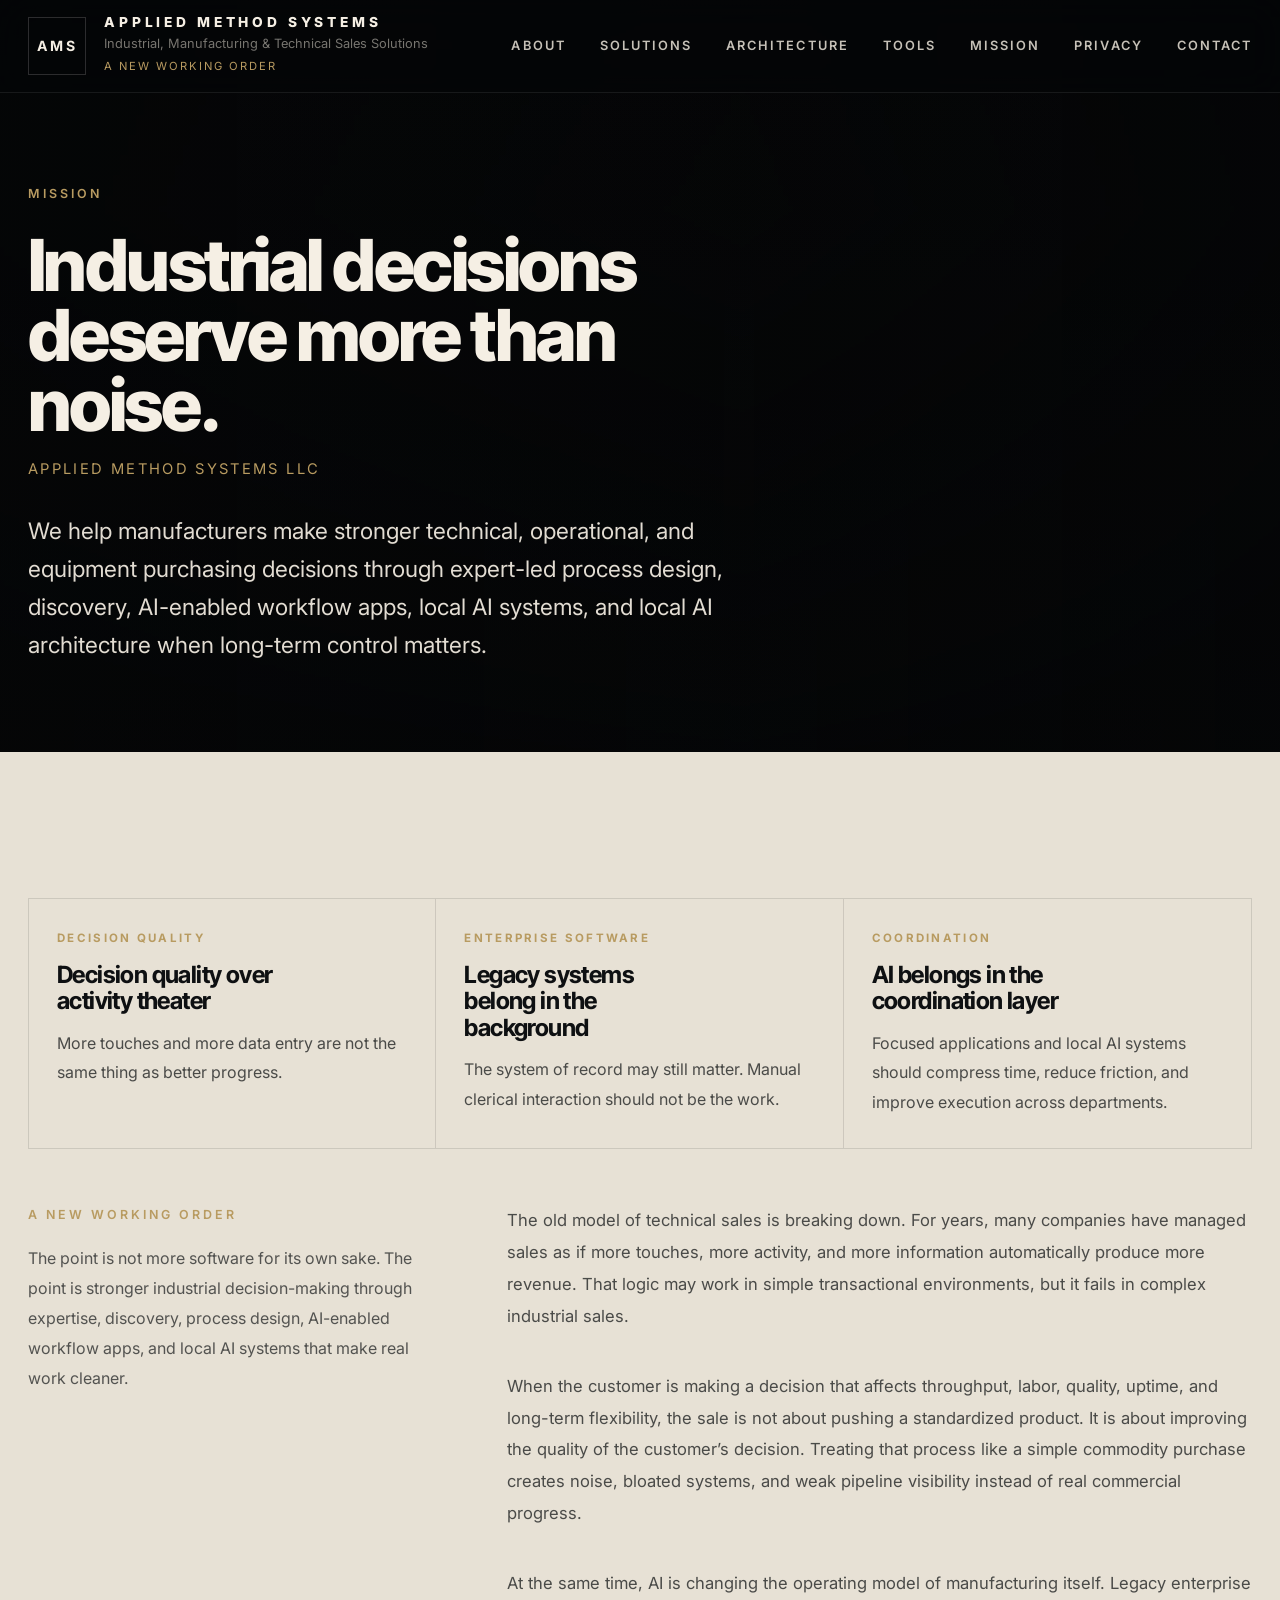
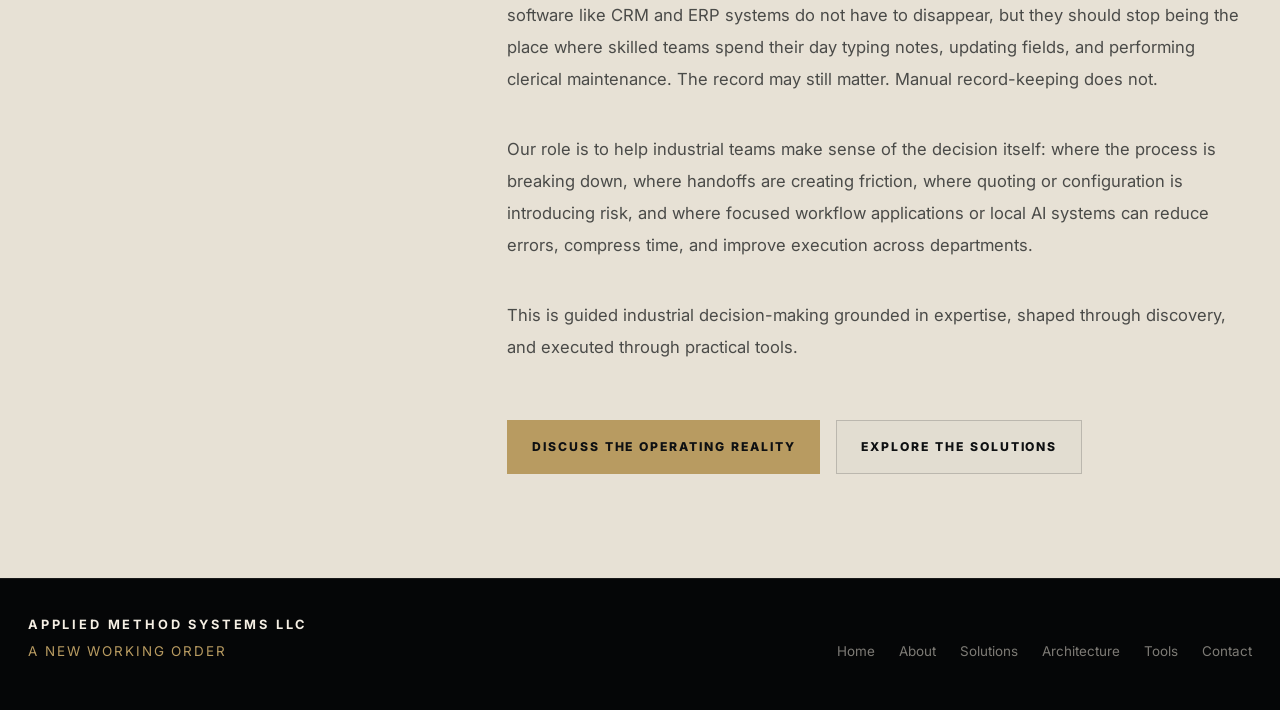
<file: mission.html>
<!DOCTYPE html><html lang="en"><head><meta charset="UTF-8" /><meta name="viewport" content="width=device-width, initial-scale=1.0" /><title>Mission | Applied Method Systems LLC</title><meta name="description" content="Mission statement for Applied Method Systems LLC." /><meta name="theme-color" content="#050607" /><link rel="preconnect" href="https://fonts.googleapis.com" /><link rel="preconnect" href="https://fonts.gstatic.com" crossorigin /><link href="https://fonts.googleapis.com/css2?family=Inter:wght@400;500;600;700;800&family=Inter+Tight:wght@500;600;700;800&display=swap" rel="stylesheet" /><link rel="stylesheet" href="assets/css/styles.css" /><link rel="stylesheet" href="assets/css/mobile-hero-layout.css" /></head><body><header class="site-header"><div class="container header-shell"><a class="brand" href="index.html" aria-label="Applied Method Systems home"><span class="brand-mark">AMS</span><span class="brand-lockup"><strong>Applied Method Systems</strong><span class="brand-descriptor">Industrial, Manufacturing &amp; Technical Sales Solutions</span><span class="subbrand">A New Working Order</span></span></a><button class="nav-toggle" type="button" aria-label="Toggle navigation" aria-expanded="false"><span></span><span></span><span></span></button><nav class="site-nav" aria-label="Primary"><a href="about.html">About</a><a href="solutions.html">Solutions</a><a href="architecture.html">Architecture</a><a href="tools.html">Tools</a><a href="mission.html">Mission</a><a href="privacy.html">Privacy</a><a href="contact.html">Contact</a></nav></div></header><main><section class="page-hero"><div class="video-shell" aria-hidden="true"><video autoplay muted loop playsinline preload="auto" data-mobile-src="assets/videos/home-hero-mobile.mp4"><source src="assets/videos/mission-background.mp4" type="video/mp4" /></video><div class="video-overlay"></div></div><div class="container"><div class="page-label">Mission</div><h1>Industrial decisions deserve more than noise.</h1><div class="descriptor">Applied Method Systems LLC</div><p class="lead">We help manufacturers make stronger technical, operational, and equipment purchasing decisions through expert-led process design, discovery, AI-enabled workflow apps, local AI systems, and local AI architecture when long-term control matters.</p></div></section><section class="page-main"><div class="container"><div class="statement-grid" aria-label="Mission principles"><article class="stat"><strong>Decision quality</strong><h3>Decision quality over activity theater</h3><p>More touches and more data entry are not the same thing as better progress.</p></article><article class="stat"><strong>Enterprise software</strong><h3>Legacy systems belong in the background</h3><p>The system of record may still matter. Manual clerical interaction should not be the work.</p></article><article class="stat"><strong>Coordination</strong><h3>AI belongs in the coordination layer</h3><p>Focused applications and local AI systems should compress time, reduce friction, and improve execution across departments.</p></article></div><div class="essay-shell" style="margin-top:56px;"><div class="essay-aside"><div class="section-label">A New Working Order</div><p>The point is not more software for its own sake. The point is stronger industrial decision-making through expertise, discovery, process design, AI-enabled workflow apps, and local AI systems that make real work cleaner.</p></div><div class="essay-body"><p>The old model of technical sales is breaking down. For years, many companies have managed sales as if more touches, more activity, and more information automatically produce more revenue. That logic may work in simple transactional environments, but it fails in complex industrial sales.</p><p>When the customer is making a decision that affects throughput, labor, quality, uptime, and long-term flexibility, the sale is not about pushing a standardized product. It is about improving the quality of the customer’s decision. Treating that process like a simple commodity purchase creates noise, bloated systems, and weak pipeline visibility instead of real commercial progress.</p><p>At the same time, AI is changing the operating model of manufacturing itself. Legacy enterprise software like CRM and ERP systems do not have to disappear, but they should stop being the place where skilled teams spend their day typing notes, updating fields, and performing clerical maintenance. The record may still matter. Manual record-keeping does not.</p><p>Our role is to help industrial teams make sense of the decision itself: where the process is breaking down, where handoffs are creating friction, where quoting or configuration is introducing risk, and where focused workflow applications or local AI systems can reduce errors, compress time, and improve execution across departments.</p><p>This is guided industrial decision-making grounded in expertise, shaped through discovery, and executed through practical tools.</p><div class="page-cta"><a class="button" href="contact.html">Discuss the Operating Reality</a><a class="button-secondary" href="solutions.html">Explore the Solutions</a></div></div></div></div></section></main><footer class="site-footer"><div class="container footer-shell"><div><strong>Applied Method Systems LLC</strong><p>A New Working Order</p></div><div class="footer-links"><a href="index.html">Home</a><a href="about.html">About</a><a href="solutions.html">Solutions</a><a href="architecture.html">Architecture</a><a href="tools.html">Tools</a><a href="contact.html">Contact</a></div></div></footer><script src="assets/js/site.js"></script></body></html>
</file>
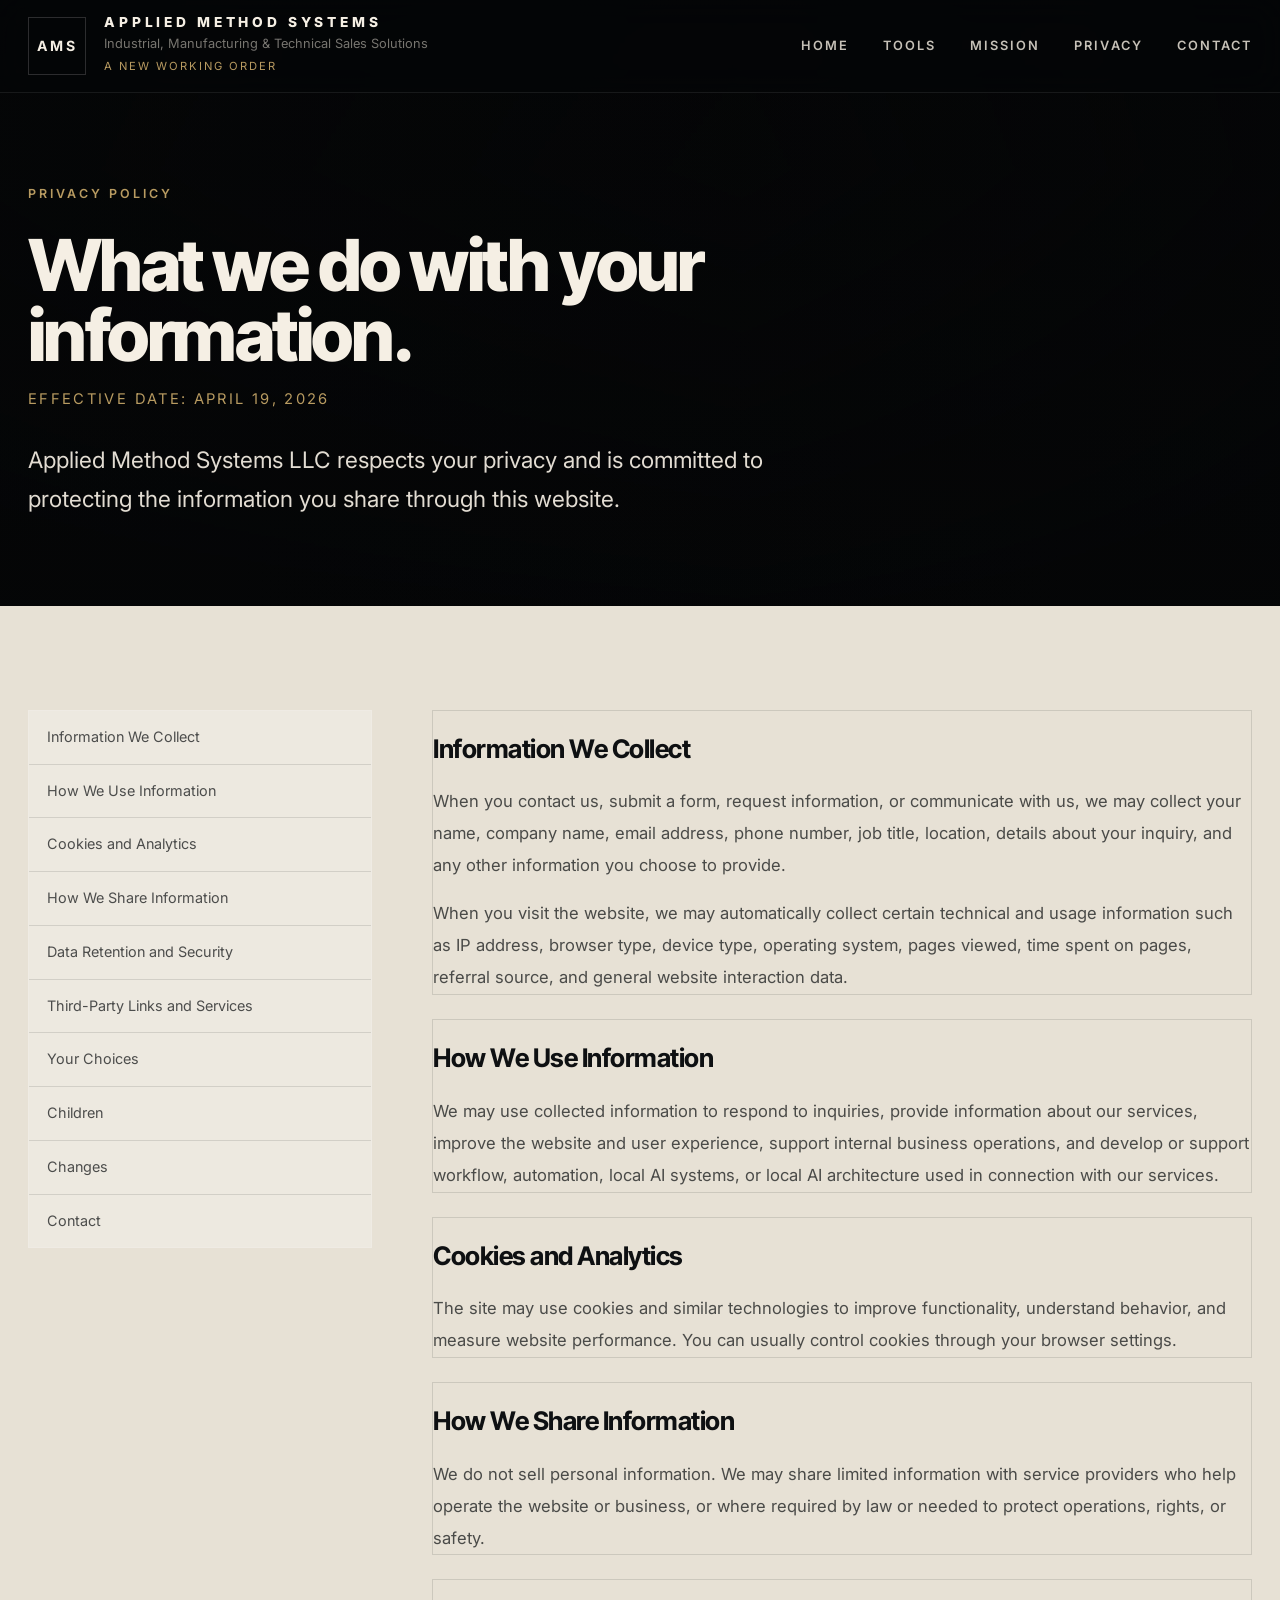
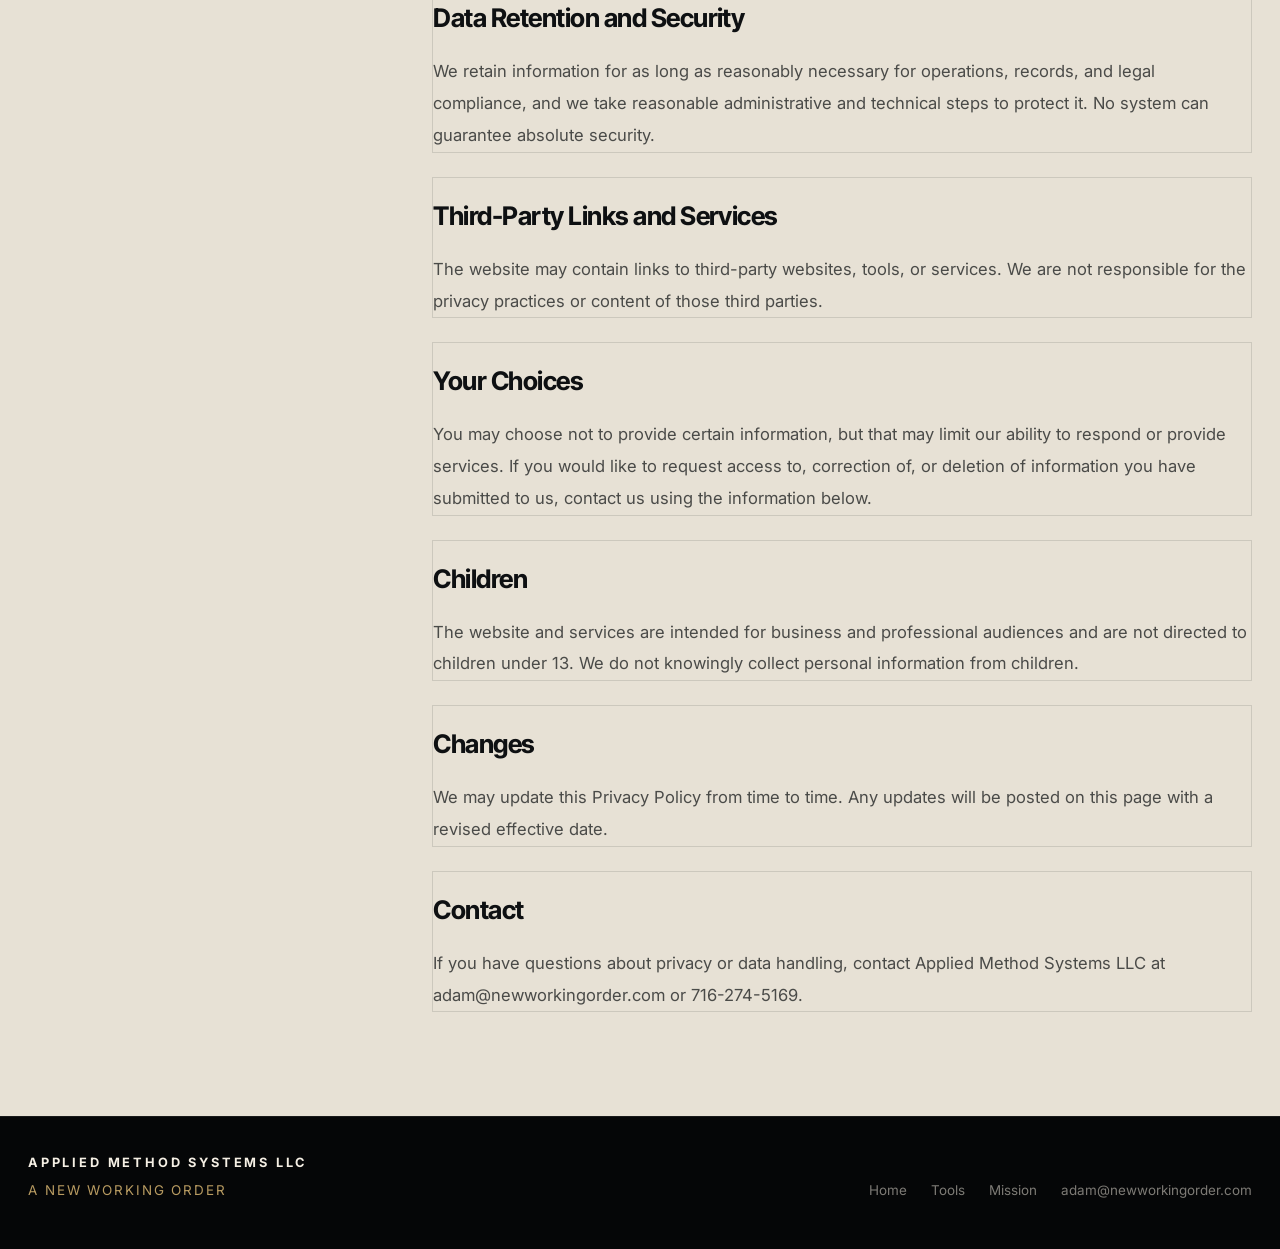
<file: privacy.html>
<!DOCTYPE html><html lang="en"><head><meta charset="UTF-8" /><meta name="viewport" content="width=device-width, initial-scale=1.0" /><title>Privacy Policy | Applied Method Systems LLC</title><meta name="description" content="Privacy Policy for Applied Method Systems LLC." /><meta name="theme-color" content="#050607" /><link rel="preconnect" href="https://fonts.googleapis.com" /><link rel="preconnect" href="https://fonts.gstatic.com" crossorigin /><link href="https://fonts.googleapis.com/css2?family=Inter:wght@400;500;600;700;800&family=Inter+Tight:wght@500;600;700;800&display=swap" rel="stylesheet" /><link rel="stylesheet" href="assets/css/styles.css" /><link rel="stylesheet" href="assets/css/mobile-hero-layout.css" /></head><body><header class="site-header"><div class="container header-shell"><a class="brand" href="index.html" aria-label="Applied Method Systems home"><span class="brand-mark">AMS</span><span class="brand-lockup"><strong>Applied Method Systems</strong><span class="brand-descriptor">Industrial, Manufacturing &amp; Technical Sales Solutions</span><span class="subbrand">A New Working Order</span></span></a><button class="nav-toggle" type="button" aria-label="Toggle navigation" aria-expanded="false"><span></span><span></span><span></span></button><nav class="site-nav" aria-label="Primary"><a href="index.html">Home</a><a href="tools.html">Tools</a><a href="mission.html">Mission</a><a href="privacy.html">Privacy</a><a href="index.html#contact">Contact</a></nav></div></header><main><section class="page-hero"><div class="video-shell" aria-hidden="true"><video autoplay muted loop playsinline preload="auto" data-mobile-src="assets/videos/home-hero-mobile.mp4"><source src="assets/videos/privacy-background.mp4" type="video/mp4" /></video><div class="video-overlay"></div></div><div class="container"><div class="page-label">Privacy Policy</div><h1>What we do with your information.</h1><div class="descriptor">Effective Date: April 19, 2026</div><p class="lead">Applied Method Systems LLC respects your privacy and is committed to protecting the information you share through this website.</p></div></section><section class="page-main"><div class="container policy-layout"><nav class="policy-nav" aria-label="Privacy policy sections"><a href="#information-we-collect">Information We Collect</a><a href="#how-we-use-information">How We Use Information</a><a href="#cookies-and-analytics">Cookies and Analytics</a><a href="#how-we-share-information">How We Share Information</a><a href="#data-retention-and-security">Data Retention and Security</a><a href="#third-party-links-and-services">Third-Party Links and Services</a><a href="#your-choices">Your Choices</a><a href="#children">Children</a><a href="#changes">Changes</a><a href="#contact-us">Contact</a></nav><div class="policy-copy"><section id="information-we-collect"><h2>Information We Collect</h2><p>When you contact us, submit a form, request information, or communicate with us, we may collect your name, company name, email address, phone number, job title, location, details about your inquiry, and any other information you choose to provide.</p><p>When you visit the website, we may automatically collect certain technical and usage information such as IP address, browser type, device type, operating system, pages viewed, time spent on pages, referral source, and general website interaction data.</p></section><section id="how-we-use-information"><h2>How We Use Information</h2><p>We may use collected information to respond to inquiries, provide information about our services, improve the website and user experience, support internal business operations, and develop or support workflow, automation, local AI systems, or local AI architecture used in connection with our services.</p></section><section id="cookies-and-analytics"><h2>Cookies and Analytics</h2><p>The site may use cookies and similar technologies to improve functionality, understand behavior, and measure website performance. You can usually control cookies through your browser settings.</p></section><section id="how-we-share-information"><h2>How We Share Information</h2><p>We do not sell personal information. We may share limited information with service providers who help operate the website or business, or where required by law or needed to protect operations, rights, or safety.</p></section><section id="data-retention-and-security"><h2>Data Retention and Security</h2><p>We retain information for as long as reasonably necessary for operations, records, and legal compliance, and we take reasonable administrative and technical steps to protect it. No system can guarantee absolute security.</p></section><section id="third-party-links-and-services"><h2>Third-Party Links and Services</h2><p>The website may contain links to third-party websites, tools, or services. We are not responsible for the privacy practices or content of those third parties.</p></section><section id="your-choices"><h2>Your Choices</h2><p>You may choose not to provide certain information, but that may limit our ability to respond or provide services. If you would like to request access to, correction of, or deletion of information you have submitted to us, contact us using the information below.</p></section><section id="children"><h2>Children</h2><p>The website and services are intended for business and professional audiences and are not directed to children under 13. We do not knowingly collect personal information from children.</p></section><section id="changes"><h2>Changes</h2><p>We may update this Privacy Policy from time to time. Any updates will be posted on this page with a revised effective date.</p></section><section id="contact-us"><h2>Contact</h2><p>If you have questions about privacy or data handling, contact Applied Method Systems LLC at <a href="mailto:adam@newworkingorder.com">adam@newworkingorder.com</a> or <a href="tel:+17162745169">716-274-5169</a>.</p></section></div></div></section></main><footer class="site-footer"><div class="container footer-shell"><div><strong>Applied Method Systems LLC</strong><p>A New Working Order</p></div><div class="footer-links"><a href="index.html">Home</a><a href="tools.html">Tools</a><a href="mission.html">Mission</a><a href="mailto:adam@newworkingorder.com">adam@newworkingorder.com</a></div></div></footer><script src="assets/js/site.js"></script></body></html>
</file>
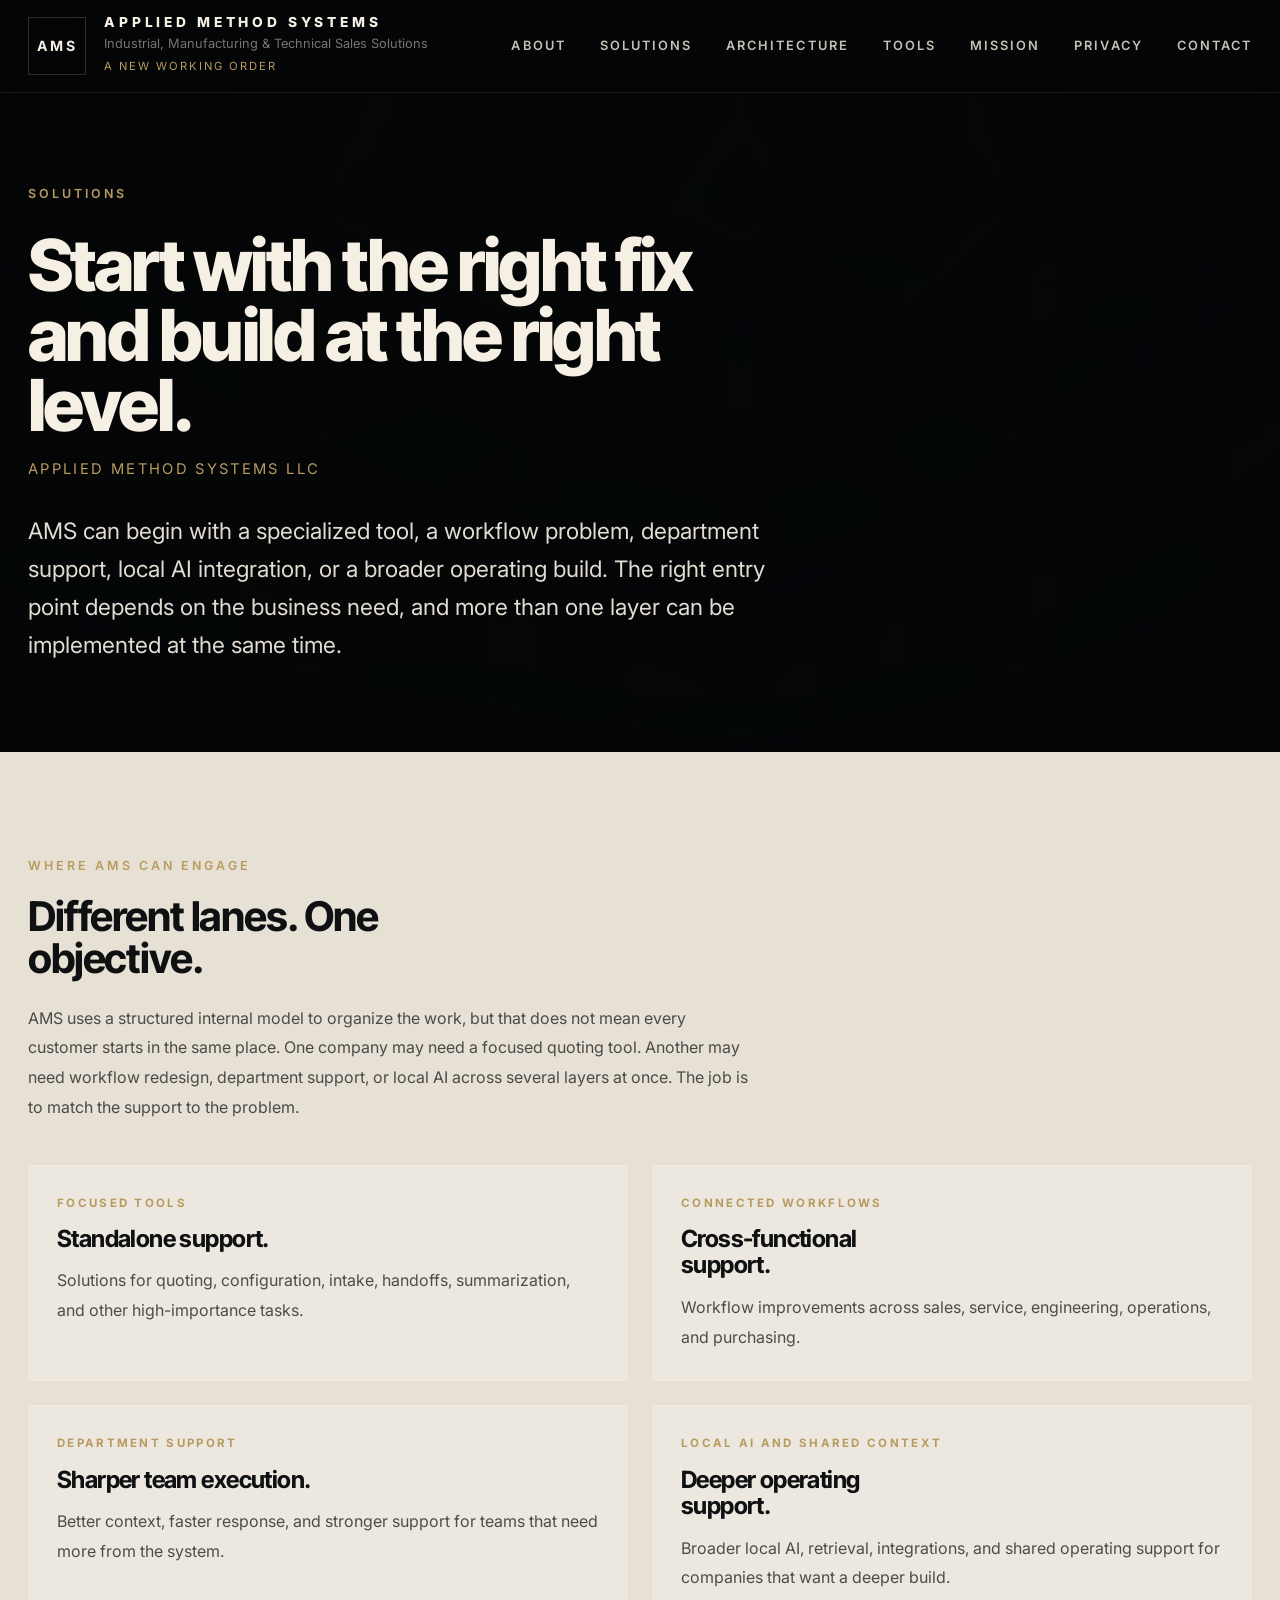
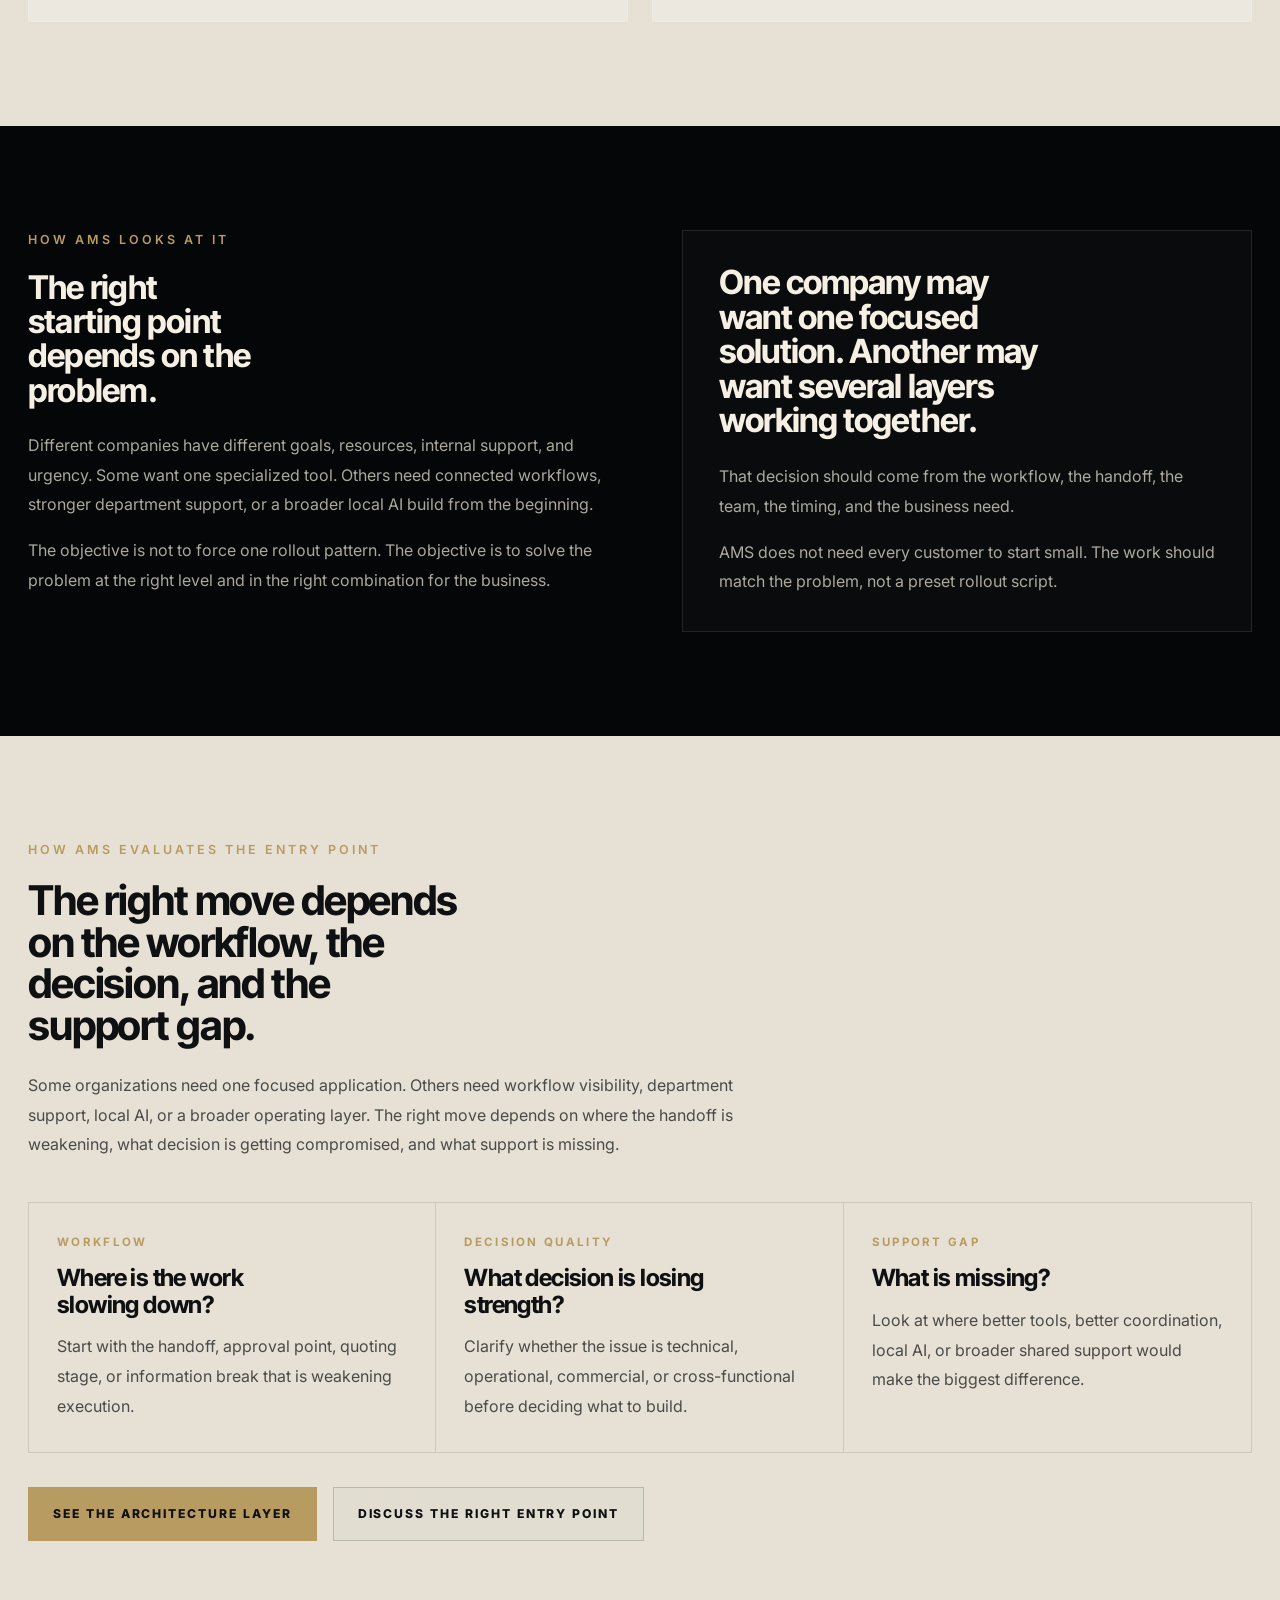
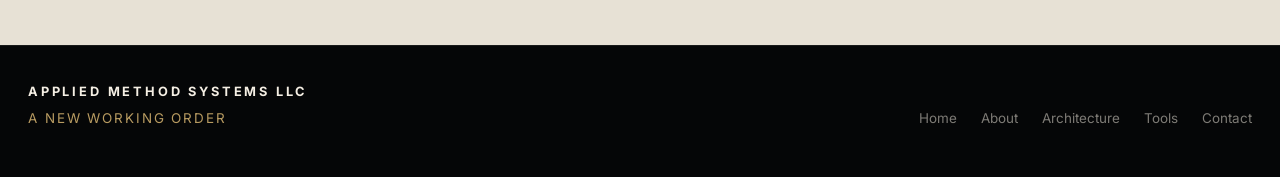
<file: solutions.html>
<!DOCTYPE html>
<html lang="en">
<head>
  <meta charset="UTF-8" />
  <meta name="viewport" content="width=device-width, initial-scale=1.0" />
  <title>Solutions | Applied Method Systems LLC</title>
  <meta name="description" content="Process improvement, specialized tools, connected workflows, department support, and local AI solutions for industrial, manufacturing, and technical sales workflows." />
  <meta name="theme-color" content="#050607" />
  <link rel="preconnect" href="https://fonts.googleapis.com" />
  <link rel="preconnect" href="https://fonts.gstatic.com" crossorigin />
  <link href="https://fonts.googleapis.com/css2?family=Inter:wght@400;500;600;700;800&family=Inter+Tight:wght@500;600;700;800&display=swap" rel="stylesheet" />
  <link rel="stylesheet" href="assets/css/styles.css" />
  <link rel="stylesheet" href="assets/css/mobile-hero-layout.css" />

  <style>
    .tier-grid,.flow-grid,.tool-grid-2x2{display:grid;gap:24px;margin-top:42px}
    .tier-grid,.tool-grid-2x2{grid-template-columns:repeat(2,minmax(0,1fr))}
    .flow-grid{grid-template-columns:repeat(4,minmax(0,1fr))}
    .flow-grid .mini-card h3{max-width:none}
    @media (max-width:1180px){.tier-grid,.flow-grid,.tool-grid-2x2{grid-template-columns:1fr}}
  </style>
</head>
<body>
  <header class="site-header">
    <div class="container header-shell">
      <a class="brand" href="index.html" aria-label="Applied Method Systems home">
        <span class="brand-mark">AMS</span>
        <span class="brand-lockup">
          <strong>Applied Method Systems</strong>
          <span class="brand-descriptor">Industrial, Manufacturing &amp; Technical Sales Solutions</span>
          <span class="subbrand">A New Working Order</span>
        </span>
      </a>
      <button class="nav-toggle" type="button" aria-label="Toggle navigation" aria-expanded="false">
        <span></span><span></span><span></span>
      </button>
      <nav class="site-nav" aria-label="Primary">
        <a href="about.html">About</a>
        <a href="solutions.html">Solutions</a>
        <a href="architecture.html">Architecture</a>
        <a href="tools.html">Tools</a>
        <a href="mission.html">Mission</a>
        <a href="privacy.html">Privacy</a>
        <a href="contact.html">Contact</a>
      </nav>
    </div>
  </header>

  <main>
    <section class="page-hero">
      <div class="video-shell" aria-hidden="true">
        <video autoplay muted loop playsinline preload="auto" data-mobile-src="assets/videos/home-hero-mobile.mp4">
          <source src="assets/videos/mission-background.mp4" type="video/mp4" />
        </video>
        <div class="video-overlay"></div>
      </div>
      <div class="container">
        <div class="page-label">Solutions</div>
        <h1>Start with the right fix and build at the right level.</h1>
        <div class="descriptor">Applied Method Systems LLC</div>
        <p class="lead">AMS can begin with a specialized tool, a workflow problem, department support, local AI integration, or a broader operating build. The right entry point depends on the business need, and more than one layer can be implemented at the same time.</p>
      </div>
    </section>

    <section class="page-main">
      <div class="container">
        <div class="section-copy">
          <div class="section-label">Where AMS can engage</div>
          <h2 class="section-title">Different lanes. One objective.</h2>
          <p>AMS uses a structured internal model to organize the work, but that does not mean every customer starts in the same place. One company may need a focused quoting tool. Another may need workflow redesign, department support, or local AI across several layers at once. The job is to match the support to the problem.</p>
        </div>
        <div class="tier-grid">
          <article class="service-card">
            <strong>Focused tools</strong>
            <h3>Standalone support.</h3>
            <p>Solutions for quoting, configuration, intake, handoffs, summarization, and other high-importance tasks.</p>
          </article>
          <article class="service-card">
            <strong>Connected workflows</strong>
            <h3>Cross-functional support.</h3>
            <p>Workflow improvements across sales, service, engineering, operations, and purchasing.</p>
          </article>
          <article class="service-card">
            <strong>Department support</strong>
            <h3>Sharper team execution.</h3>
            <p>Better context, faster response, and stronger support for teams that need more from the system.</p>
          </article>
          <article class="service-card">
            <strong>Local AI and shared context</strong>
            <h3>Deeper operating support.</h3>
            <p>Broader local AI, retrieval, integrations, and shared operating support for companies that want a deeper build.</p>
          </article>
        </div>
      </div>
    </section>

    <section class="section-dark">
      <div class="container split-stage">
        <div class="section-copy">
          <div class="section-label">How AMS looks at it</div>
          <h2 class="section-title">The right starting point depends on the problem.</h2>
          <p>Different companies have different goals, resources, internal support, and urgency. Some want one specialized tool. Others need connected workflows, stronger department support, or a broader local AI build from the beginning.</p>
          <p>The objective is not to force one rollout pattern. The objective is to solve the problem at the right level and in the right combination for the business.</p>
        </div>
        <div class="quote-block">
          <h2>One company may want one focused solution. Another may want several layers working together.</h2>
          <p>That decision should come from the workflow, the handoff, the team, the timing, and the business need.</p>
          <p>AMS does not need every customer to start small. The work should match the problem, not a preset rollout script.</p>
        </div>
      </div>
    </section>

    <section class="section-light">
      <div class="container">
        <div class="section-copy">
          <div class="section-label">How AMS evaluates the entry point</div>
          <h2 class="section-title">The right move depends on the workflow, the decision, and the support gap.</h2>
          <p>Some organizations need one focused application. Others need workflow visibility, department support, local AI, or a broader operating layer. The right move depends on where the handoff is weakening, what decision is getting compromised, and what support is missing.</p>
        </div>
        <div class="statement-grid">
          <article class="stat">
            <strong>Workflow</strong>
            <h3>Where is the work slowing down?</h3>
            <p>Start with the handoff, approval point, quoting stage, or information break that is weakening execution.</p>
          </article>
          <article class="stat">
            <strong>Decision quality</strong>
            <h3>What decision is losing strength?</h3>
            <p>Clarify whether the issue is technical, operational, commercial, or cross-functional before deciding what to build.</p>
          </article>
          <article class="stat">
            <strong>Support gap</strong>
            <h3>What is missing?</h3>
            <p>Look at where better tools, better coordination, local AI, or broader shared support would make the biggest difference.</p>
          </article>
        </div>
        <div class="page-cta">
          <a class="button" href="architecture.html">See the Architecture Layer</a>
          <a class="button-secondary" href="contact.html">Discuss the Right Entry Point</a>
        </div>
      </div>
    </section>
  </main>

  <footer class="site-footer">
    <div class="container footer-shell">
      <div>
        <strong>Applied Method Systems LLC</strong>
        <p>A New Working Order</p>
      </div>
      <div class="footer-links">
        <a href="index.html">Home</a>
        <a href="about.html">About</a>
        <a href="architecture.html">Architecture</a>
        <a href="tools.html">Tools</a>
        <a href="contact.html">Contact</a>
      </div>
    </div>
  </footer>

  <script src="assets/js/site.js"></script>
</body>
</html>
</file>
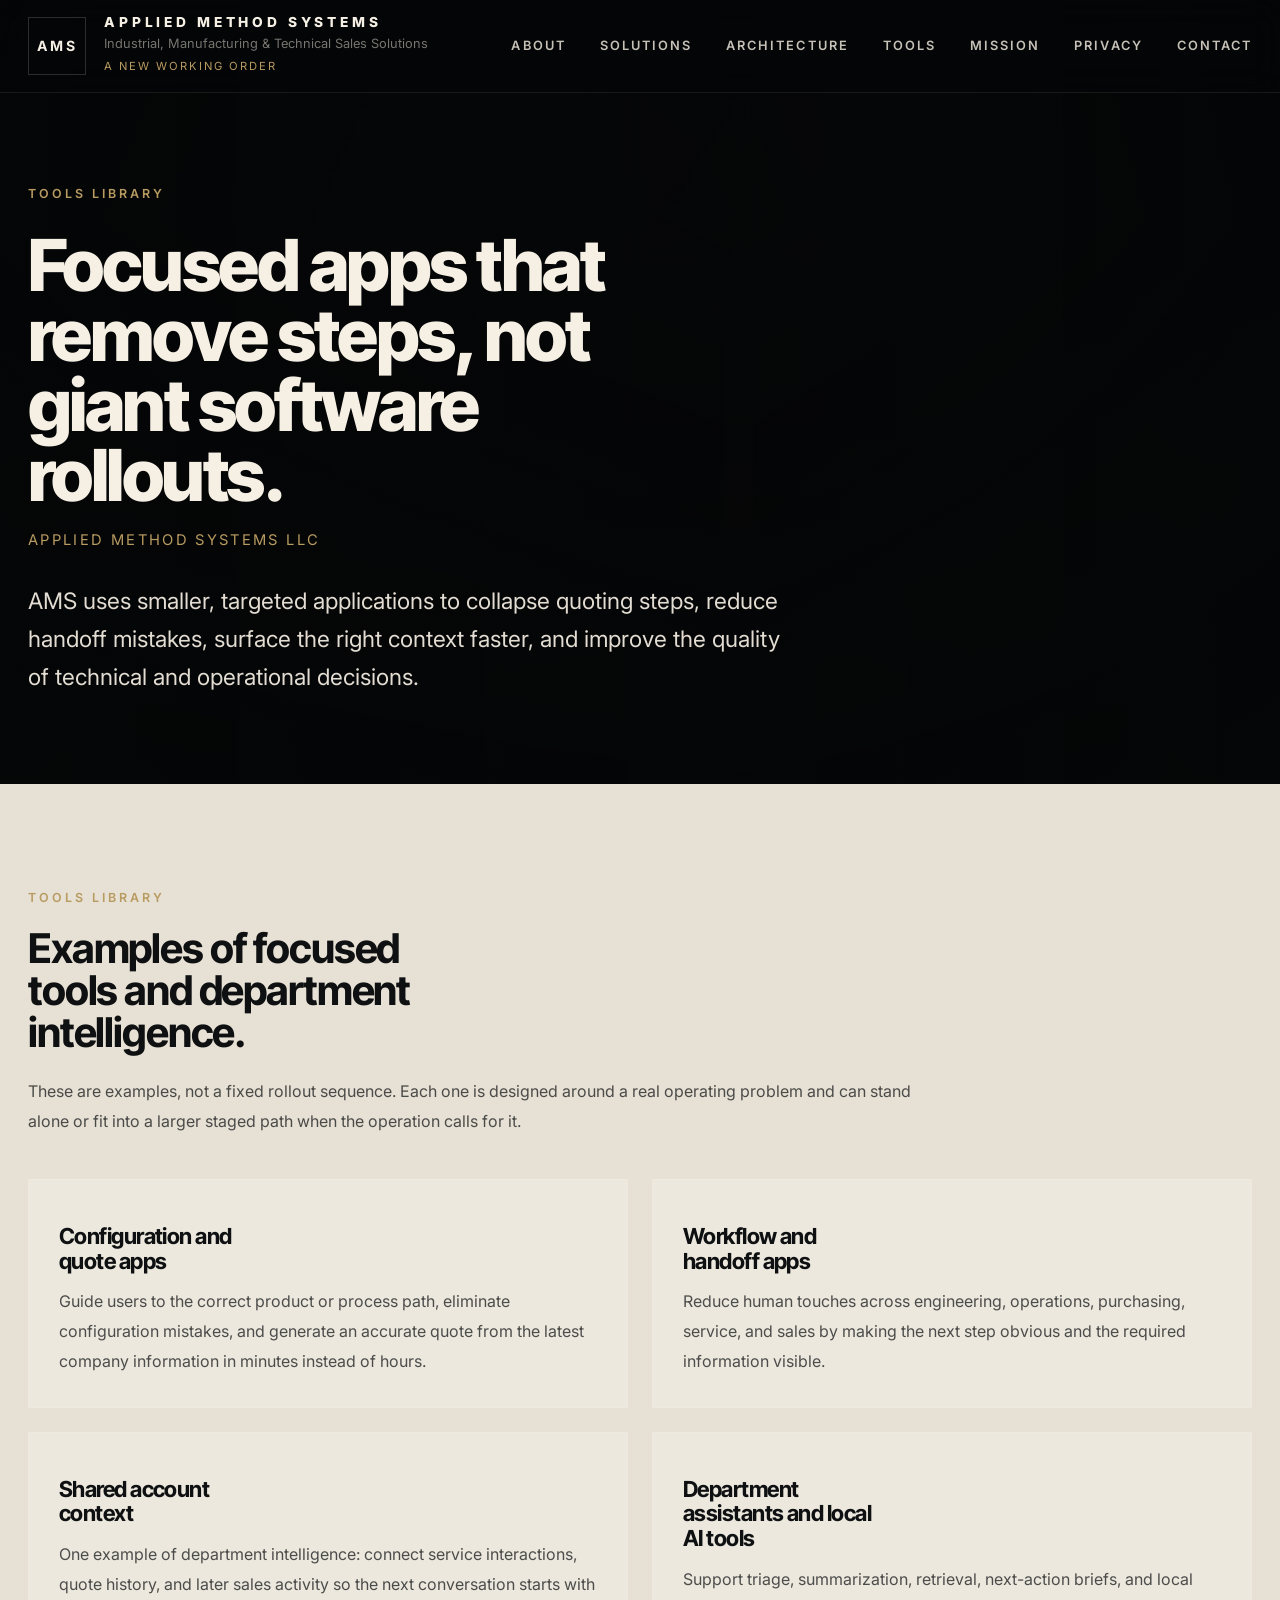
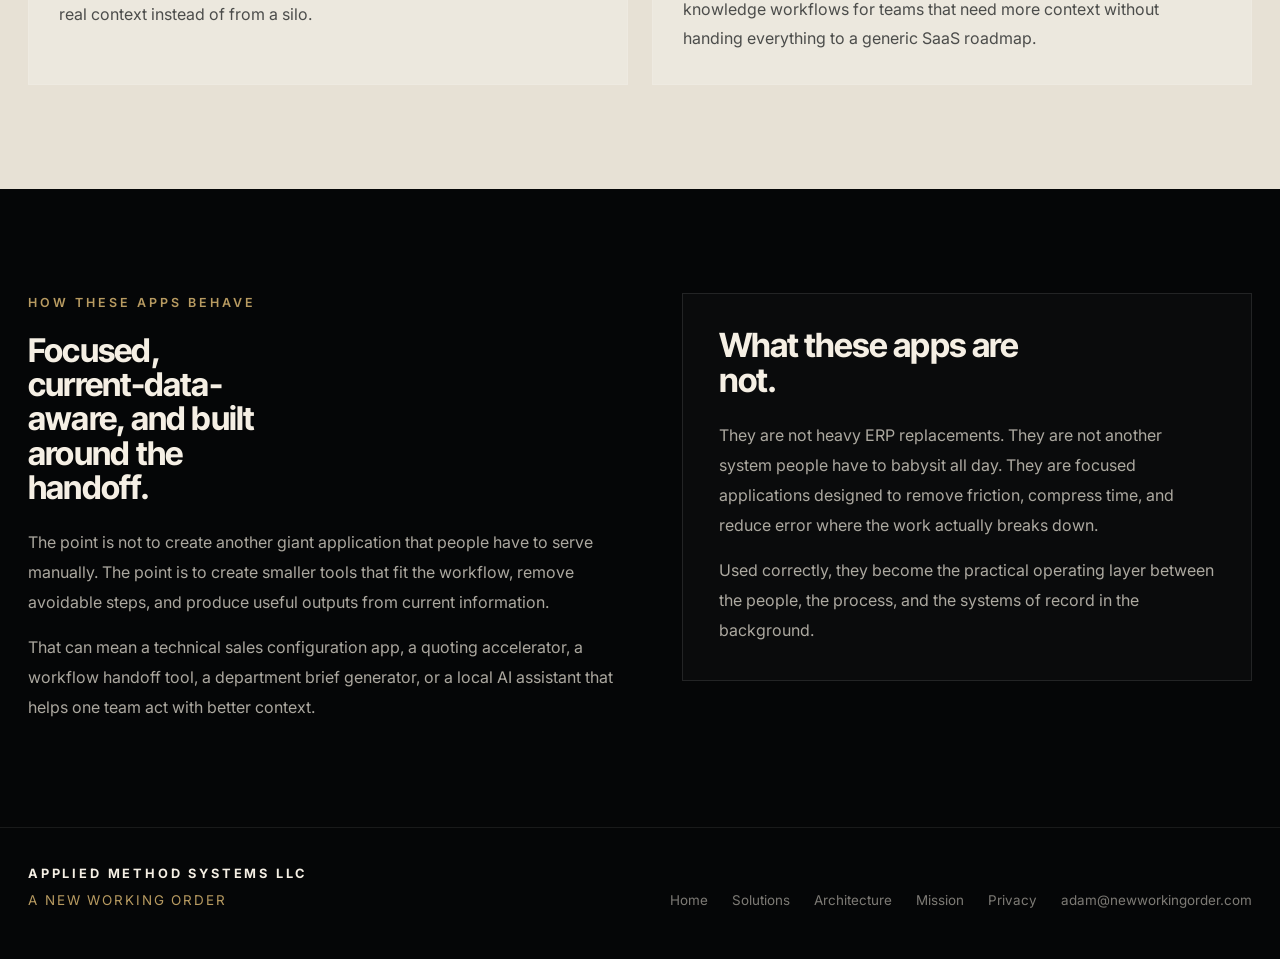
<file: tools.html>
<!DOCTYPE html>
<html lang="en">
<head>
  <meta charset="UTF-8" />
  <meta name="viewport" content="width=device-width, initial-scale=1.0" />
  <title>Tools Library | Applied Method Systems LLC</title>
  <meta name="description" content="Focused workflow apps and AI-enabled operating tools built around real quoting, handoff, and departmental workflow problems." />
  <meta name="theme-color" content="#050607" />
  <link rel="preconnect" href="https://fonts.googleapis.com" />
  <link rel="preconnect" href="https://fonts.gstatic.com" crossorigin />
  <link href="https://fonts.googleapis.com/css2?family=Inter:wght@400;500;600;700;800&family=Inter+Tight:wght@500;600;700;800&display=swap" rel="stylesheet" />
  <link rel="stylesheet" href="assets/css/styles.css" />
  <link rel="stylesheet" href="assets/css/mobile-hero-layout.css" />

  <style>
    .tier-grid,.flow-grid,.tool-grid-2x2{display:grid;gap:24px;margin-top:42px}
    .tier-grid,.tool-grid-2x2{grid-template-columns:repeat(2,minmax(0,1fr))}
    .flow-grid{grid-template-columns:repeat(4,minmax(0,1fr))}
    .flow-grid .mini-card{padding:26px}
    .flow-grid .mini-card h3{max-width:none}
    @media (max-width:1180px){.tier-grid,.flow-grid,.tool-grid-2x2{grid-template-columns:1fr}}
  </style>
</head>
<body>
  <header class="site-header">
    <div class="container header-shell">
      <a class="brand" href="index.html" aria-label="Applied Method Systems home">
        <span class="brand-mark">AMS</span>
        <span class="brand-lockup">
          <strong>Applied Method Systems</strong>
          <span class="brand-descriptor">Industrial, Manufacturing &amp; Technical Sales Solutions</span>
          <span class="subbrand">A New Working Order</span>
        </span>
      </a>
      <button class="nav-toggle" type="button" aria-label="Toggle navigation" aria-expanded="false">
        <span></span><span></span><span></span>
      </button>
      <nav class="site-nav" aria-label="Primary">
        <a href="about.html">About</a>
        <a href="solutions.html">Solutions</a>
        <a href="architecture.html">Architecture</a>
        <a href="tools.html">Tools</a>
        <a href="mission.html">Mission</a>
        <a href="privacy.html">Privacy</a>
        <a href="contact.html">Contact</a>
      </nav>
    </div>
  </header>

  <main>
    <section class="page-hero">
      <div class="video-shell" aria-hidden="true">
        <video autoplay muted loop playsinline preload="auto" data-mobile-src="assets/videos/home-hero-mobile.mp4">
          <source src="assets/videos/tools-background.mp4" type="video/mp4" />
        </video>
        <div class="video-overlay"></div>
      </div>
      <div class="container">
        <div class="page-label">Tools Library</div>
        <h1>Focused apps that remove steps, not giant software rollouts.</h1>
        <div class="descriptor">Applied Method Systems LLC</div>
        <p class="lead">AMS uses smaller, targeted applications to collapse quoting steps, reduce handoff mistakes, surface the right context faster, and improve the quality of technical and operational decisions.</p>
      </div>
    </section>

    <section class="page-main">
      <div class="container">
        <div class="section-copy" style="max-width: 920px;">
          <div class="section-label">Tools library</div>
          <h2 class="section-title">Examples of focused tools and department intelligence.</h2>
          <p>These are examples, not a fixed rollout sequence. Each one is designed around a real operating problem and can stand alone or fit into a larger staged path when the operation calls for it.</p>
        </div>
        <div class="tool-grid-2x2">
          <article class="tool-card">
            <h3>Configuration and quote apps</h3>
            <p>Guide users to the correct product or process path, eliminate configuration mistakes, and generate an accurate quote from the latest company information in minutes instead of hours.</p>
          </article>
          <article class="tool-card">
            <h3>Workflow and handoff apps</h3>
            <p>Reduce human touches across engineering, operations, purchasing, service, and sales by making the next step obvious and the required information visible.</p>
          </article>
          <article class="tool-card">
            <h3>Shared account context</h3>
            <p>One example of department intelligence: connect service interactions, quote history, and later sales activity so the next conversation starts with real context instead of from a silo.</p>
          </article>
          <article class="tool-card">
            <h3>Department assistants and local AI tools</h3>
            <p>Support triage, summarization, retrieval, next-action briefs, and local knowledge workflows for teams that need more context without handing everything to a generic SaaS roadmap.</p>
          </article>
        </div>
      </div>
    </section>

    <section class="section-dark">
      <div class="container split-stage">
        <div class="section-copy">
          <div class="section-label">How these apps behave</div>
          <h2 class="section-title">Focused, current-data-aware, and built around the handoff.</h2>
          <p>The point is not to create another giant application that people have to serve manually. The point is to create smaller tools that fit the workflow, remove avoidable steps, and produce useful outputs from current information.</p>
          <p>That can mean a technical sales configuration app, a quoting accelerator, a workflow handoff tool, a department brief generator, or a local AI assistant that helps one team act with better context.</p>
        </div>
        <div class="quote-block">
          <h2>What these apps are not.</h2>
          <p>They are not heavy ERP replacements. They are not another system people have to babysit all day. They are focused applications designed to remove friction, compress time, and reduce error where the work actually breaks down.</p>
          <p>Used correctly, they become the practical operating layer between the people, the process, and the systems of record in the background.</p>
        </div>
      </div>
    </section>
  </main>

  <footer class="site-footer">
    <div class="container footer-shell">
      <div>
        <strong>Applied Method Systems LLC</strong>
        <p>A New Working Order</p>
      </div>
      <div class="footer-links">
        <a href="index.html">Home</a>
        <a href="solutions.html">Solutions</a>
        <a href="architecture.html">Architecture</a>
        <a href="mission.html">Mission</a>
        <a href="privacy.html">Privacy</a>
        <a href="mailto:adam@newworkingorder.com">adam@newworkingorder.com</a>
      </div>
    </div>
  </footer>

  <script src="assets/js/site.js"></script>
</body>
</html>
</file>
<file: assets/css/styles.css>
:root{--bg:#050607;--bg-2:#0a0b0d;--bg-3:#101214;--surface:#e7e1d5;--surface-2:#d8d0c2;--text:#ece6da;--text-strong:#f5efe4;--text-dark:#0e1012;--muted:rgba(236,230,218,.72);--muted-dark:rgba(14,16,18,.72);--line:rgba(255,255,255,.1);--line-strong:rgba(255,255,255,.16);--line-dark:rgba(14,16,18,.12);--accent:#b89b61;--accent-soft:#ccb17d;--max-width:1280px;--header-height:92px;--section-pad:104px}*{box-sizing:border-box}html{scroll-behavior:smooth}body{margin:0;min-width:320px;background:var(--bg);color:var(--text);font-family:"Inter",system-ui,-apple-system,BlinkMacSystemFont,"Segoe UI",sans-serif;line-height:1.58;text-rendering:optimizeLegibility}body::before{content:"";position:fixed;inset:0;pointer-events:none;opacity:.06;background-image:linear-gradient(rgba(255,255,255,.03) 1px,transparent 1px),linear-gradient(90deg,rgba(255,255,255,.03) 1px,transparent 1px);background-size:56px 56px;mask-image:linear-gradient(180deg,rgba(0,0,0,.34),transparent 92%)}img,video{display:block;max-width:100%}a{color:inherit;text-decoration:none}button,input,textarea{font:inherit}button{cursor:pointer}input,textarea{appearance:none}.container{width:min(calc(100% - 56px),var(--max-width));margin:0 auto}.site-header{position:fixed;top:0;left:0;right:0;z-index:40;border-bottom:1px solid rgba(255,255,255,.08);background:rgba(5,6,7,.78);backdrop-filter:blur(18px)}.header-shell{display:flex;align-items:center;justify-content:space-between;min-height:var(--header-height);gap:24px}.brand{display:flex;align-items:center;gap:18px;min-width:0}.brand-mark{display:inline-flex;align-items:center;justify-content:center;width:58px;height:58px;border:1px solid var(--line-strong);color:var(--text-strong);font-size:.88rem;font-weight:700;letter-spacing:.18em;text-transform:uppercase;flex-shrink:0}.brand-lockup{display:grid;gap:4px;min-width:0}.brand-lockup strong{font-size:.86rem;line-height:1;letter-spacing:.28em;text-transform:uppercase;font-weight:800;color:var(--text-strong)}.brand-lockup .brand-descriptor{font-size:.8rem;color:rgba(236,230,218,.5)}.brand-lockup .subbrand{font-size:.7rem;color:var(--accent);text-transform:uppercase;letter-spacing:.18em}.site-nav{display:flex;align-items:center;gap:34px}.site-nav a{font-size:.8rem;font-weight:600;letter-spacing:.16em;text-transform:uppercase;color:rgba(236,230,218,.84);transition:color .18s ease}.site-nav a:hover,.site-nav a:focus-visible{color:var(--accent)}.nav-toggle{display:none;width:48px;height:48px;border:1px solid var(--line-strong);background:transparent;color:var(--text-strong)}.nav-toggle span{display:block;width:18px;height:1px;background:currentColor;margin:4px auto}.video-shell{position:absolute;inset:0;overflow:hidden}.video-shell video{width:100%;height:100%;object-fit:cover;object-position:center center;filter:brightness(.72) saturate(.92) contrast(1.04);transform:scale(1.06);will-change:transform,filter;backface-visibility:hidden;animation:ams-video-drift 28s ease-in-out infinite alternate}.video-overlay{position:absolute;inset:0;background:linear-gradient(90deg,rgba(5,6,7,.62) 0%,rgba(5,6,7,.4) 34%,rgba(5,6,7,.24) 58%,rgba(5,6,7,.68) 100%),linear-gradient(180deg,rgba(5,6,7,.16) 0%,rgba(5,6,7,.08) 28%,rgba(5,6,7,.8) 100%)}.hero{position:relative;min-height:100svh;padding-top:calc(var(--header-height) + 54px);background:var(--bg)}.hero .video-shell video{filter:brightness(.78) saturate(.94) contrast(1.03);animation-duration:34s}.hero-shell{position:relative;min-height:calc(100svh - var(--header-height));display:grid;align-items:end;padding-bottom:72px}.hero-grid{display:grid;grid-template-columns:minmax(0,1.06fr) minmax(340px,.94fr);gap:72px;align-items:end}.kicker,.section-label,.page-label{font-size:.78rem;font-weight:600;letter-spacing:.24em;text-transform:uppercase}.kicker{color:#e4d8be}.section-label,.page-label{color:var(--accent)}.hero-copy,.section-copy,.essay-aside{max-width:720px}.hero-copy h1,.page-hero h1{margin:26px 0 0;font-family:"Inter Tight","Inter",sans-serif;font-size:clamp(3.2rem,5.6vw,5.9rem);line-height:.98;letter-spacing:-.035em;font-weight:800;color:var(--text-strong);max-width:14ch}.hero-copy .descriptor,.page-hero .descriptor{margin-top:18px;font-size:.92rem;letter-spacing:.16em;text-transform:uppercase;color:var(--accent)}.hero-copy .lead,.page-hero .lead{max-width:760px;margin:30px 0 0;font-size:clamp(1.14rem,1.8vw,1.42rem);line-height:1.68;color:rgba(245,239,228,.92)}.hero-copy .long-lead{max-width:700px;margin:20px 0 0;font-size:1rem;line-height:1.86;color:rgba(236,230,218,.74)}.hero-actions,.page-cta{display:flex;flex-wrap:wrap;gap:16px;margin-top:34px}.button,.button-secondary,.text-link{display:inline-flex;align-items:center;justify-content:center;gap:12px;min-height:54px;padding:0 24px;text-transform:uppercase;letter-spacing:.16em;font-size:.76rem;font-weight:800;border:1px solid transparent}.button{background:var(--accent);color:var(--text-dark)}.button:hover,.button:focus-visible{background:var(--accent-soft)}.button-secondary{background:transparent;border-color:var(--line-strong);color:var(--text-strong)}.button-secondary:hover,.button-secondary:focus-visible{border-color:var(--accent);color:var(--accent)}.text-link{padding:0;min-height:auto;border:0;color:var(--accent);font-size:.78rem;font-weight:700;letter-spacing:.16em;text-transform:uppercase}.hero-facts,.contact-card,.quote-block,.policy-nav,.policy-copy section,.tool-card,.statement-grid,.service-card,.mini-card{border:1px solid var(--line)}.hero-facts{background:rgba(5,6,7,.28);backdrop-filter:blur(10px)}.hero-fact{padding:28px 30px;border-bottom:1px solid var(--line)}.hero-fact:last-child{border-bottom:0}.hero-fact strong,.stat strong,.service-card strong,.mini-card strong{display:block;font-size:.72rem;font-weight:700;letter-spacing:.2em;text-transform:uppercase;color:var(--accent)}.hero-fact h2,.hero-fact h3,.stat h3,.tool-card h3,.service-card h3,.mini-card h3{margin:14px 0 14px;font-family:"Inter Tight","Inter",sans-serif;font-size:1.48rem;line-height:1.12;letter-spacing:-.025em;color:var(--text-strong)}.hero-fact p,.section-copy p,.quote-block p,.contact-copy p,.essay-body p,.policy-copy p,.policy-copy li,.tool-card p,.stat p,.service-card p,.mini-card p{margin:0;line-height:1.86}.section-copy p + p,.quote-block p + p,.contact-copy p + p,.essay-body p + p,.policy-copy p + p,.tool-card p + p,.stat p + p,.service-card p + p,.mini-card p + p{margin-top:16px}.section-dark,.section-light,.section-stone,.page-main{padding:var(--section-pad) 0}.section-dark{background:var(--bg)}.section-light{background:var(--surface)}.section-stone,.page-main{background:var(--surface);color:var(--text-dark)}.video-section{position:relative;overflow:hidden;background:var(--bg)}.video-section>.container{position:relative;z-index:2}.video-section .video-shell video{filter:brightness(.66) saturate(.9) contrast(1.02);animation-duration:32s}.video-section .video-overlay{background:linear-gradient(90deg,rgba(5,6,7,.72) 0%,rgba(5,6,7,.52) 34%,rgba(5,6,7,.34) 58%,rgba(5,6,7,.74) 100%),linear-gradient(180deg,rgba(5,6,7,.18) 0%,rgba(5,6,7,.1) 28%,rgba(5,6,7,.78) 100%)}.mission-video .video-shell video,.contact-video .video-shell video{object-position:center center;transform:scale(1.04);animation-duration:36s}.page-hero{position:relative;overflow:hidden;padding-top:calc(var(--header-height) + 92px);padding-bottom:88px;background:var(--bg)}.page-hero .container{position:relative;z-index:2}.page-hero .video-shell video{filter:brightness(.74) saturate(.92) contrast(1.03);animation-duration:30s}.section-title,.contact-copy h2,.quote-block h2,.page-main h2,.policy-title{margin:20px 0 0;font-family:"Inter Tight","Inter",sans-serif;font-size:clamp(2rem,3.2vw,3.5rem);line-height:1.02;letter-spacing:-.028em;max-width:16ch}.section-copy .section-title + p,.quote-block h2 + p,.contact-copy h2 + p,.page-main h2 + p{margin-top:24px}.section-dark .section-title,.section-dark .contact-copy h2,.section-dark .quote-block h2{color:var(--text-strong)}.section-stone .section-title,.page-main h2,.section-stone .contact-copy h2,.section-stone .quote-block h2,.section-light .section-title,.section-light .contact-copy h2,.section-light .quote-block h2,.tool-card h3{color:var(--text-dark)}.section-dark .section-copy p,.section-dark .quote-block p,.section-dark .contact-copy p,.section-dark .hero-fact p,.section-dark .service-card p,.section-dark .mini-card p,.section-dark .essay-aside p,.section-dark .essay-body p{color:var(--muted)}.section-stone .section-copy p,.page-main p,.page-main li,.section-stone .quote-block p,.section-stone .contact-copy p,.tool-card p,.stat p,.section-light .section-copy p,.section-light .quote-block p,.section-light .service-card p,.section-light .mini-card p,.section-light .contact-copy p,.section-light .contact-list a,.section-light .contact-list span,.section-light .contact-direct .meta,.section-light .essay-aside p,.section-light .essay-body p,.section-light .essay-body li{color:var(--muted-dark)}.section-light .mini-card h3,.section-stone .mini-card h3,.page-main .mini-card h3,.section-light .stat h3,.section-stone .stat h3,.page-main .stat h3{color:var(--text-dark)}.split-stage,.contact-grid,.essay-shell,.policy-layout{display:grid;gap:60px}.split-stage{grid-template-columns:minmax(0,1.02fr) minmax(0,.98fr);align-items:start}.split-stage .section-copy .section-title{max-width:11ch;font-size:clamp(1.9rem,2.55vw,2.85rem);line-height:1.05;letter-spacing:-.024em}.split-stage .section-copy p{max-width:40rem}.contact-grid{grid-template-columns:minmax(0,.9fr) minmax(0,1.1fr);align-items:start}.essay-shell{display:grid;grid-template-columns:minmax(0,.72fr) minmax(0,1.28fr);gap:60px}.policy-layout{grid-template-columns:minmax(220px,.42fr) minmax(0,1fr)}.quote-block{padding:34px 36px;background:rgba(255,255,255,.02)}.quote-block h2{margin-top:0;margin-bottom:18px;max-width:15ch;font-size:clamp(1.9rem,2.6vw,3rem);line-height:1.04}.statement-grid{display:grid;grid-template-columns:repeat(3,minmax(0,1fr));margin-top:42px}.stat{padding:30px 28px;border-right:1px solid var(--line-dark);border-bottom:0}.stat:last-child{border-right:0}.stat h3{max-width:15ch}.section-stone .statement-grid,.page-main .statement-grid,.section-light .statement-grid{border-color:var(--line-dark)}.service-grid{display:grid;grid-template-columns:repeat(3,minmax(0,1fr));gap:24px;margin-top:42px}.service-card{padding:28px;background:rgba(255,255,255,.24)}.service-card h3{color:var(--text-dark);max-width:16ch}.service-card p{color:var(--muted-dark)}.service-card .text-link{margin-top:20px}.cards-3{display:grid;grid-template-columns:1fr;gap:18px;margin-top:28px}.mini-card{padding:22px;background:rgba(255,255,255,.02)}.mini-card h3{font-size:1.08rem;line-height:1.18;margin:12px 0 10px;max-width:none}.contact-list{display:grid;gap:16px;margin-top:34px}.contact-list a,.contact-list span{display:block;padding-top:14px;border-top:1px solid rgba(255,255,255,.14);font-size:1rem}.contact-list strong{display:block;margin-bottom:5px;font-size:.76rem;letter-spacing:.18em;text-transform:uppercase;color:var(--accent)}.contact-card{padding:34px;background:rgba(255,255,255,.03);backdrop-filter:blur(10px)}.contact-direct{display:grid;gap:20px}.contact-direct .meta{padding-top:16px;border-top:1px solid rgba(255,255,255,.12);font-size:1rem;line-height:1.8}.contact-direct .meta strong{display:block;margin-bottom:6px;font-size:.76rem;letter-spacing:.18em;text-transform:uppercase;color:var(--accent)}.section-light .contact-card{background:rgba(255,255,255,.34);border-color:var(--line-dark)}.section-light .contact-list a,.section-light .contact-list span{border-top:1px solid var(--line-dark)}.section-light .contact-direct .meta{border-top:1px solid var(--line-dark)}.section-light .button-secondary,.section-stone .button-secondary,.page-main .button-secondary{color:var(--text-dark);border-color:rgba(14,16,18,.18);background:rgba(14,16,18,.02)}.section-light .button-secondary:hover,.section-light .button-secondary:focus-visible,.section-stone .button-secondary:hover,.section-stone .button-secondary:focus-visible,.page-main .button-secondary:hover,.page-main .button-secondary:focus-visible{border-color:var(--accent);color:var(--text-dark);background:rgba(14,16,18,.05)}.essay-aside{align-self:start}.essay-aside p{margin-top:18px;line-height:1.88;color:rgba(14,16,18,.68)}.essay-body{display:grid;gap:22px}.essay-body p,.policy-copy p,.policy-copy li{font-size:1.04rem;line-height:1.92}.policy-nav{position:sticky;top:calc(var(--header-height) + 18px);align-self:start;background:rgba(255,255,255,.28)}.policy-nav a{display:block;padding:15px 18px;border-bottom:1px solid var(--line-dark);font-size:.9rem;line-height:1.58;color:rgba(14,16,18,.72)}.policy-nav a:last-child{border-bottom:0}.policy-nav a:hover,.policy-nav a:focus-visible{background:rgba(255,255,255,.48);color:var(--text-dark)}.policy-copy{display:grid;gap:24px}.policy-copy section{padding:24px 0 0;border-color:var(--line-dark)}.policy-copy h2{margin:0 0 14px;font-family:"Inter Tight","Inter",sans-serif;font-size:clamp(1.38rem,2vw,1.9rem);line-height:1.08;letter-spacing:-.02em;max-width:none}.policy-copy ul{margin:12px 0 0;padding-left:20px}.policy-copy li + li{margin-top:10px}.tool-grid{display:grid;grid-template-columns:repeat(3,minmax(0,1fr));gap:24px;margin-top:42px}.tool-card{padding:30px;background:rgba(255,255,255,.22)}.tool-card h3{max-width:15ch;font-size:1.38rem;color:var(--text-dark)}.tool-placeholder{margin-top:26px;border:1px solid var(--line-dark);background:rgba(14,16,18,.03);padding:42px 20px;font-size:.72rem;letter-spacing:.22em;text-transform:uppercase;color:rgba(14,16,18,.36);text-align:center}.site-footer{padding:36px 0 48px;background:var(--bg);border-top:1px solid rgba(255,255,255,.08)}.footer-shell{display:flex;align-items:flex-end;justify-content:space-between;gap:24px}.footer-shell strong{display:block;font-size:.8rem;letter-spacing:.22em;text-transform:uppercase;color:var(--text-strong)}.footer-shell p,.footer-shell a{margin:0;font-size:.84rem;color:rgba(236,230,218,.52)}.footer-shell p{margin-top:6px;color:var(--accent);text-transform:uppercase;letter-spacing:.14em}.footer-links{display:flex;flex-wrap:wrap;gap:16px 24px;justify-content:flex-end}.hero-home{overflow:hidden}.hero-home .container{width:min(calc(100% - 72px),1440px)}.hero-home .hero-grid{align-items:start;grid-template-columns:minmax(620px,680px) minmax(420px,500px);justify-content:space-between;gap:56px}.hero-home .hero-shell{padding-bottom:56px}.hero-home .kicker{max-width:44rem}.hero-home .hero-copy{max-width:680px}.hero-home .hero-copy h1{max-width:8ch;font-size:6.35rem;line-height:.91;letter-spacing:-.055em}.hero-home .descriptor{margin-top:16px;font-size:.9rem;letter-spacing:.18em}.hero-home .lead{max-width:35rem;margin-top:28px;font-size:1.04rem;line-height:1.72}.hero-home .long-lead{max-width:38rem;margin-top:18px;font-size:.98rem;line-height:1.8}.hero-home .hero-facts{width:min(100%,500px);max-width:500px;justify-self:end;align-self:end;margin-top:102px}.hero-home .video-shell video{transform:scale(1.1);object-position:center 47%}.sr-only{position:absolute;width:1px;height:1px;padding:0;margin:-1px;overflow:hidden;clip:rect(0,0,0,0);white-space:nowrap;border:0}@keyframes ams-video-drift{0%{transform:scale(1.06) translate3d(-1%,0,0)}50%{transform:scale(1.08) translate3d(0,.5%,0)}100%{transform:scale(1.06) translate3d(1%,-.3%,0)}}@media (prefers-reduced-motion:reduce){.video-shell video{animation:none;transform:scale(1.04)}}@media (max-width:1180px){.hero-grid,.split-stage,.contact-grid,.essay-shell,.policy-layout,.tool-grid,.statement-grid,.service-grid,.cards-3{grid-template-columns:1fr}.policy-nav{position:static}.stat,.tool-card,.service-card,.mini-card{border-right:0}.hero-grid{gap:52px}.split-stage,.contact-grid,.essay-shell,.policy-layout{gap:48px}.cards-3{margin-top:18px}.hero-copy h1,.page-hero h1{max-width:13ch}.hero-home .container{width:min(calc(100% - 56px),var(--max-width))}.hero-home .hero-grid{grid-template-columns:1fr;gap:40px}.hero-home .hero-copy{max-width:100%}.hero-home .hero-copy h1{max-width:8.5ch;font-size:clamp(4rem,9vw,6.2rem)}.hero-home .hero-facts{margin-top:0;max-width:none;width:100%}.hero-home .video-shell video{transform:scale(1.06);object-position:center center}}@media (max-width:920px){:root{--section-pad:86px}.site-nav{position:absolute;top:calc(100% + 1px);left:0;right:0;display:none;flex-direction:column;align-items:flex-start;padding:18px 20px 22px;background:rgba(5,6,7,.96);border-bottom:1px solid rgba(255,255,255,.08);gap:18px}.site-header.nav-open .site-nav{display:flex}.nav-toggle{display:inline-flex;align-items:center;justify-content:center}.hero-shell{align-items:center;padding-bottom:60px}.footer-shell{flex-direction:column;align-items:flex-start}.footer-links{justify-content:flex-start}}@media (max-width:720px){body::before{opacity:.06}.container{width:min(calc(100% - 28px),var(--max-width))}.brand-mark{width:48px;height:48px;font-size:.76rem}.brand-lockup strong{font-size:.72rem;letter-spacing:.24em}.brand-lockup .brand-descriptor{font-size:.7rem}.hero{padding-top:calc(var(--header-height) + 30px)}.video-shell video{animation:none;object-fit:cover;object-position:center center;transform:none;width:100%;height:100%}.hero .video-shell video,.video-section .video-shell video,.page-hero .video-shell video,.mission-video .video-shell video,.contact-video .video-shell video{object-fit:cover;object-position:center center;transform:none}.hero .video-shell video{filter:brightness(.78) saturate(.94) contrast(1.03)}.hero-copy .lead,.page-hero .lead{font-size:1.06rem;line-height:1.74}.hero-copy .long-lead,.section-copy p,.quote-block p,.essay-body p,.policy-copy p,.policy-copy li,.contact-copy p,.service-card p,.mini-card p,.tool-card p,.stat p{font-size:.98rem;line-height:1.84}.hero-actions,.page-cta{flex-direction:column;align-items:stretch}.button,.button-secondary{width:100%}.section-title,.contact-copy h2,.quote-block h2,.page-main h2{max-width:none;font-size:clamp(1.9rem,8vw,2.7rem)}.service-grid,.tool-grid,.cards-3,.statement-grid{gap:16px}}
</file>
<file: assets/css/mobile-hero-layout.css>
@media (max-width: 720px) {
  .hero,
  .page-hero {
    min-height: auto;
    padding-top: 0;
  }

  .hero .video-shell,
  .page-hero .video-shell {
    position: relative;
    inset: auto;
    width: min(calc(100% - 28px), 360px);
    aspect-ratio: 9 / 16;
    margin: calc(var(--header-height) + 18px) auto 0;
    border: 1px solid var(--line);
    background: #000;
  }

  .hero .video-shell video,
  .page-hero .video-shell video {
    width: 100%;
    height: 100%;
    object-fit: contain;
    object-position: center center;
    transform: none;
    animation: none;
    background: #000;
  }

  .hero .video-shell video {
    filter: brightness(0.58) saturate(0.76) contrast(0.98) blur(1.1px);
  }

  .page-hero .video-shell video {
    filter: brightness(0.6) saturate(0.78) contrast(0.99) blur(1.05px);
  }

  .hero .video-overlay {
    background: linear-gradient(180deg, rgba(12, 10, 8, 0.16) 0%, rgba(10, 9, 8, 0.26) 34%, rgba(6, 6, 7, 0.58) 64%, rgba(5, 6, 7, 0.88) 100%);
  }

  .page-hero .video-overlay {
    background: linear-gradient(180deg, rgba(12, 10, 8, 0.14) 0%, rgba(10, 9, 8, 0.22) 18%, rgba(8, 7, 7, 0.46) 42%, rgba(5, 6, 7, 0.8) 66%, rgba(5, 6, 7, 0.96) 82%, rgba(5, 6, 7, 1) 100%);
  }

  .hero-shell {
    min-height: auto;
    align-items: start;
    padding-top: 0;
    padding-bottom: 42px;
    margin-top: -430px;
    position: relative;
    z-index: 3;
  }

  .hero-grid {
    display: block;
  }

  .hero-copy {
    padding: 20px 18px 0;
    background: linear-gradient(180deg, rgba(5, 6, 7, 0) 0%, rgba(5, 6, 7, 0.28) 10%, rgba(5, 6, 7, 0.76) 32%, rgba(5, 6, 7, 0.95) 56%, rgba(5, 6, 7, 1) 100%);
  }

  .hero-copy .kicker,
  .hero-copy h1,
  .hero-copy .descriptor {
    position: relative;
    transform: translateY(-78px);
    z-index: 2;
  }

  .hero-copy .kicker {
    max-width: 320px;
  }

  .hero-copy h1 {
    font-size: clamp(2.45rem, 11.5vw, 3.95rem);
    margin-top: 14px;
  }

  .hero-copy .descriptor {
    margin-top: 12px;
    font-size: 0.8rem;
    letter-spacing: 0.18em;
  }

  .hero-copy .lead {
    margin-top: 20px;
    font-size: 1rem;
    line-height: 1.62;
  }

  .hero-copy .long-lead {
    margin-top: 18px;
    font-size: 0.98rem;
    line-height: 1.82;
  }

  .hero-actions {
    margin-top: 26px;
  }

  .hero-facts {
    margin-top: 28px;
  }

  .page-hero {
    padding-bottom: 30px;
  }

  .page-hero .container {
    position: relative;
    z-index: 3;
    width: min(calc(100% - 28px), 360px);
    margin: -590px auto 0;
    padding: 16px 18px 0;
    background: linear-gradient(180deg, rgba(5, 6, 7, 0.04) 0%, rgba(5, 6, 7, 0.14) 10%, rgba(5, 6, 7, 0.48) 28%, rgba(5, 6, 7, 0.82) 46%, rgba(5, 6, 7, 0.96) 64%, rgba(5, 6, 7, 1) 82%, rgba(5, 6, 7, 1) 100%);
  }

  .page-hero .page-label,
  .page-hero h1,
  .page-hero .descriptor {
    position: relative;
    transform: none;
    z-index: 2;
  }

  .page-hero .page-label {
    max-width: 320px;
  }

  .page-hero h1 {
    font-size: clamp(2.55rem, 12vw, 4.15rem);
    margin-top: 12px;
    max-width: 8ch;
    line-height: 0.94;
  }

  .page-hero .descriptor {
    margin-top: 12px;
    font-size: 0.82rem;
    letter-spacing: 0.18em;
  }

  .page-hero .lead {
    margin-top: 10px;
    font-size: 1rem;
    line-height: 1.7;
    max-width: 21rem;
  }

  .hero-home .hero-shell {
    padding-bottom: 68px;
  }

  .hero-home .hero-copy h1 {
    font-size: clamp(3.4rem, 12vw, 4.8rem);
    line-height: 0.95;
    letter-spacing: -0.048em;
  }

  .hero-home .hero-copy h1 span {
    white-space: normal;
  }

  .hero-home .hero-copy .descriptor {
    margin-top: 14px;
  }

  .hero-home .hero-copy .lead,
  .hero-home .hero-copy .long-lead {
    max-width: none;
  }
}
</file>
